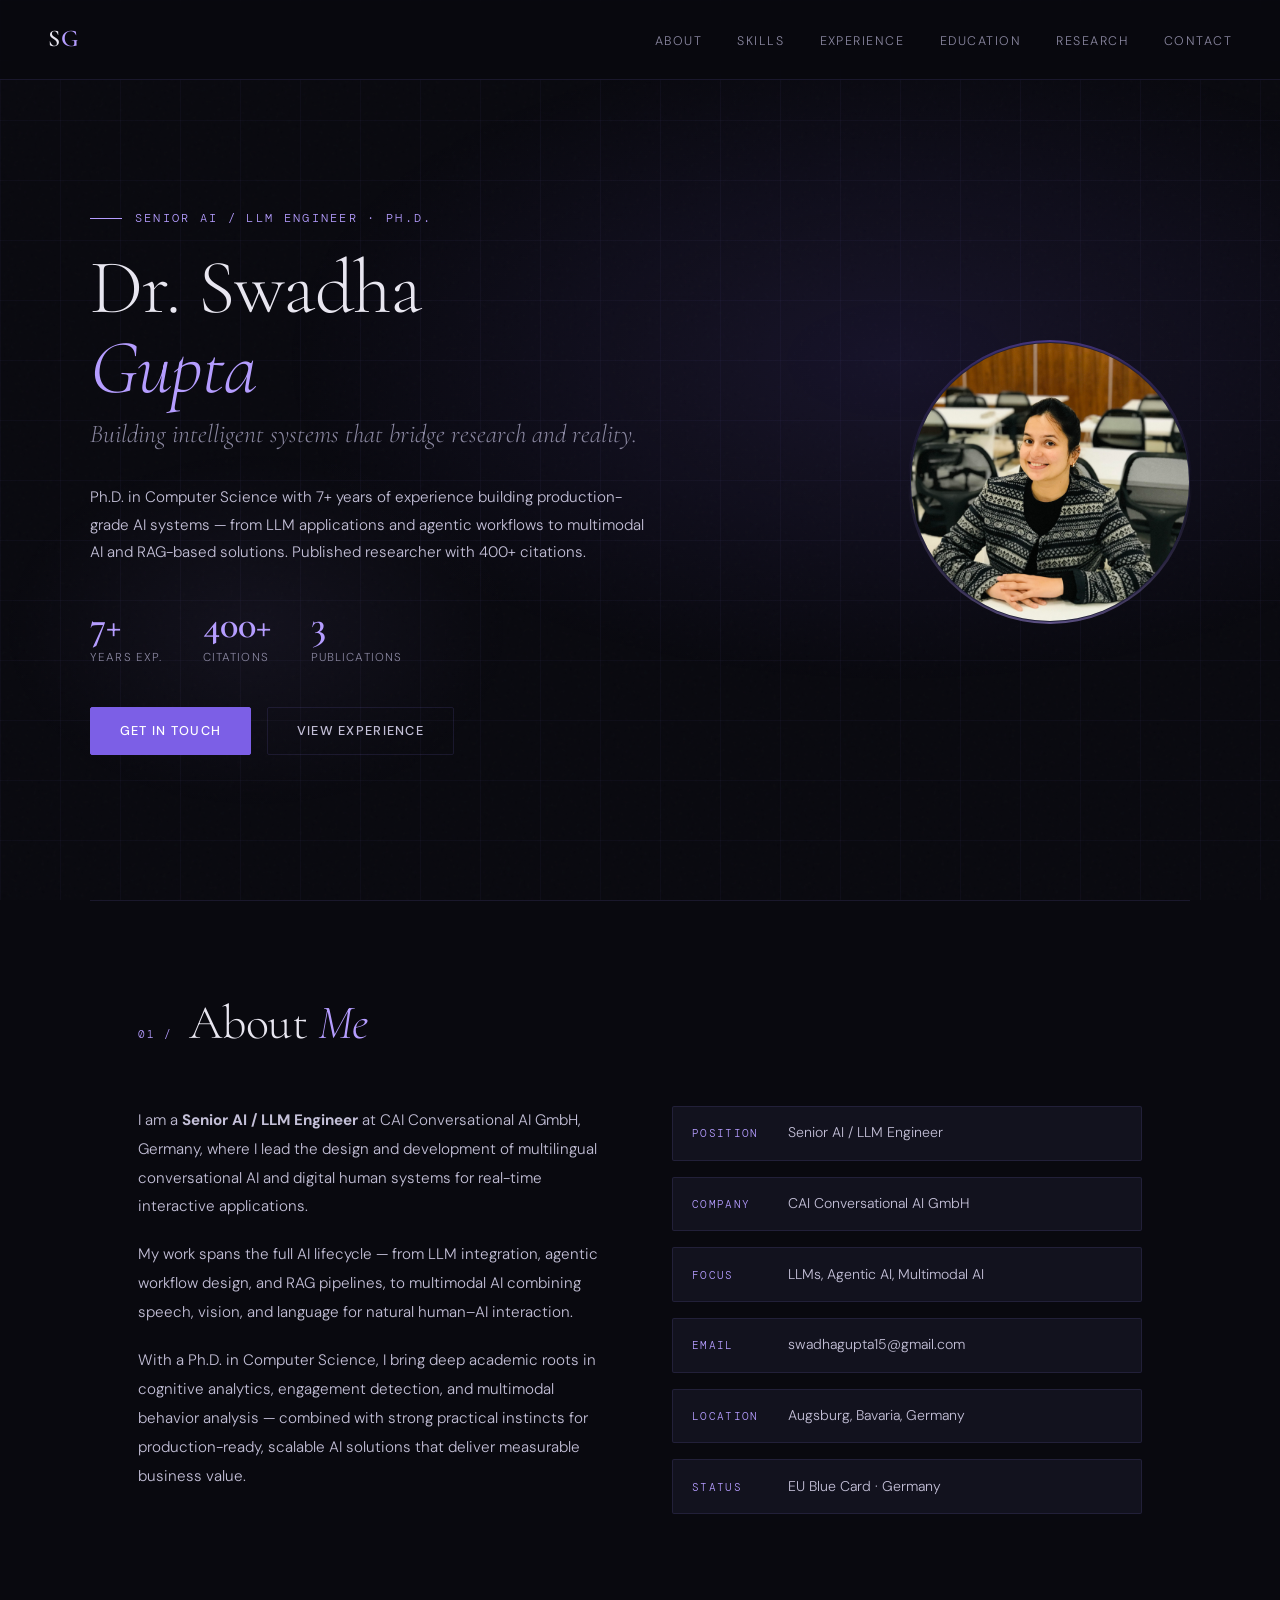
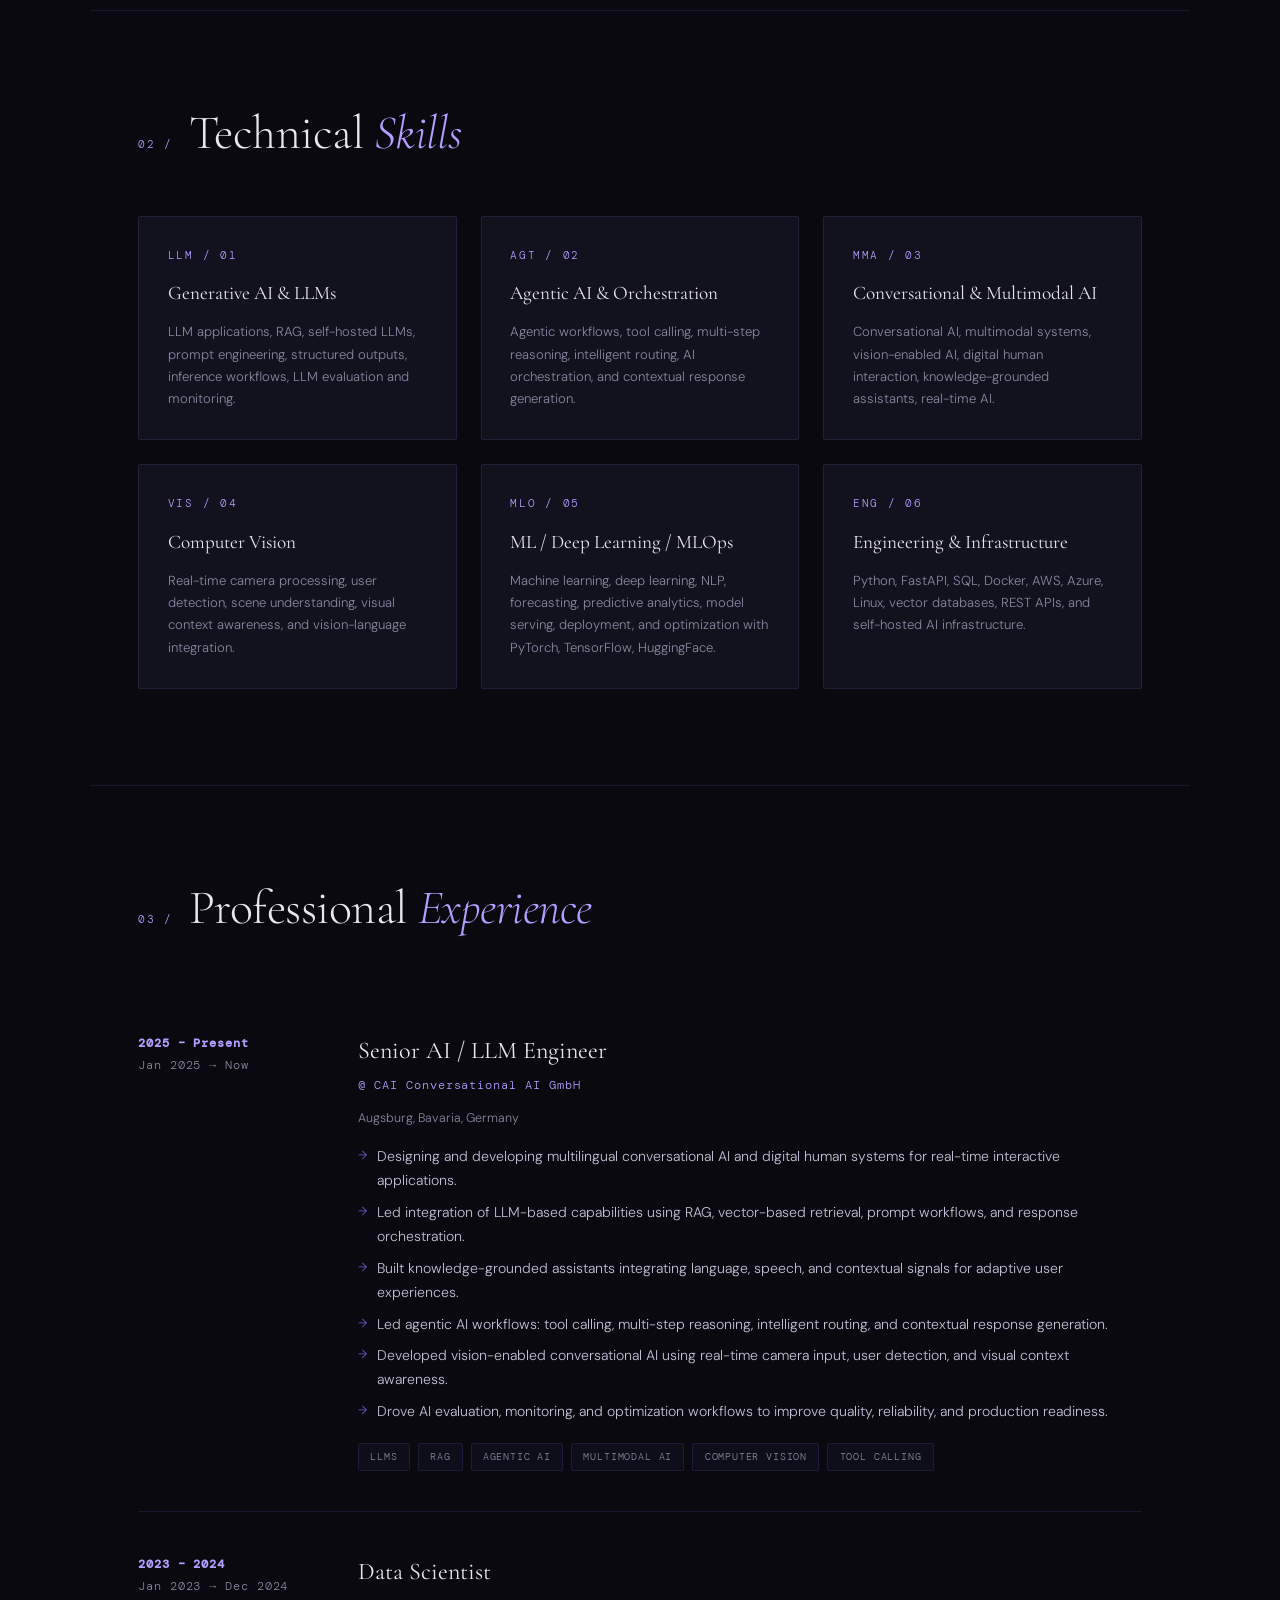
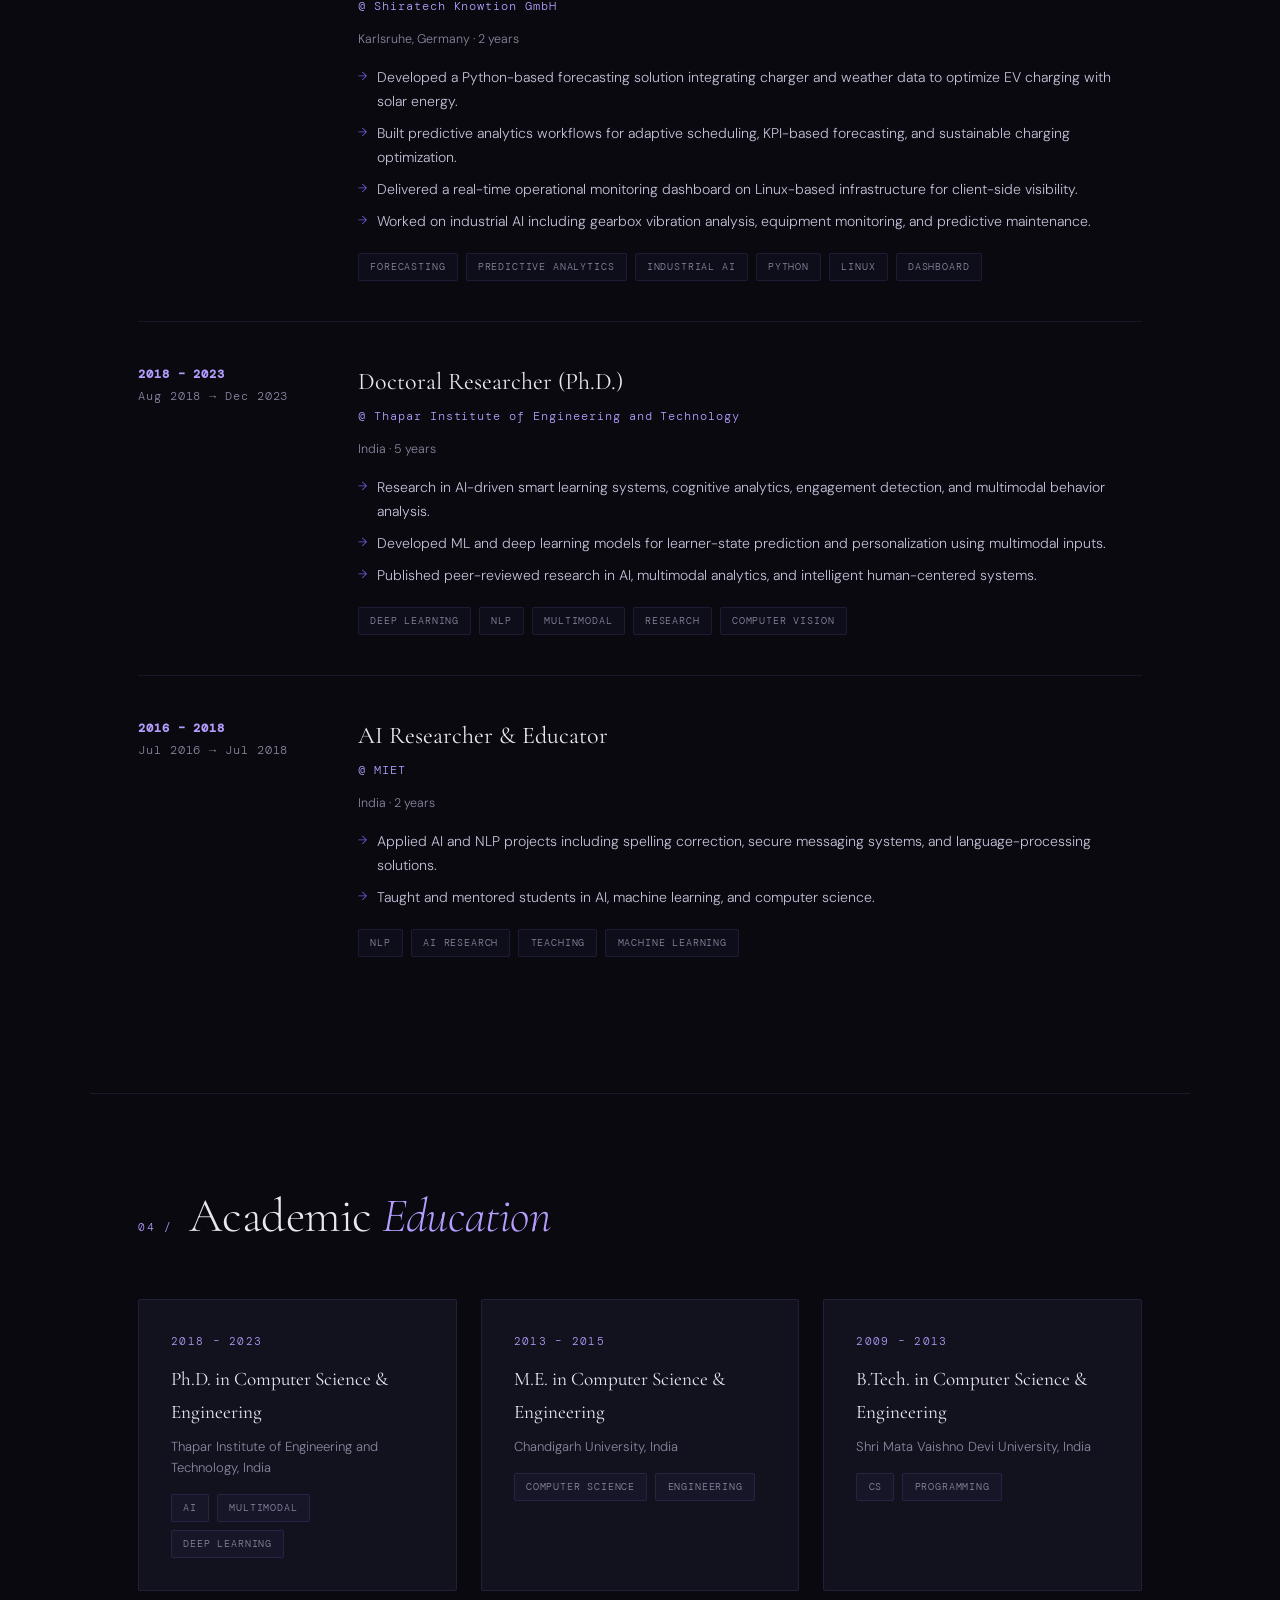
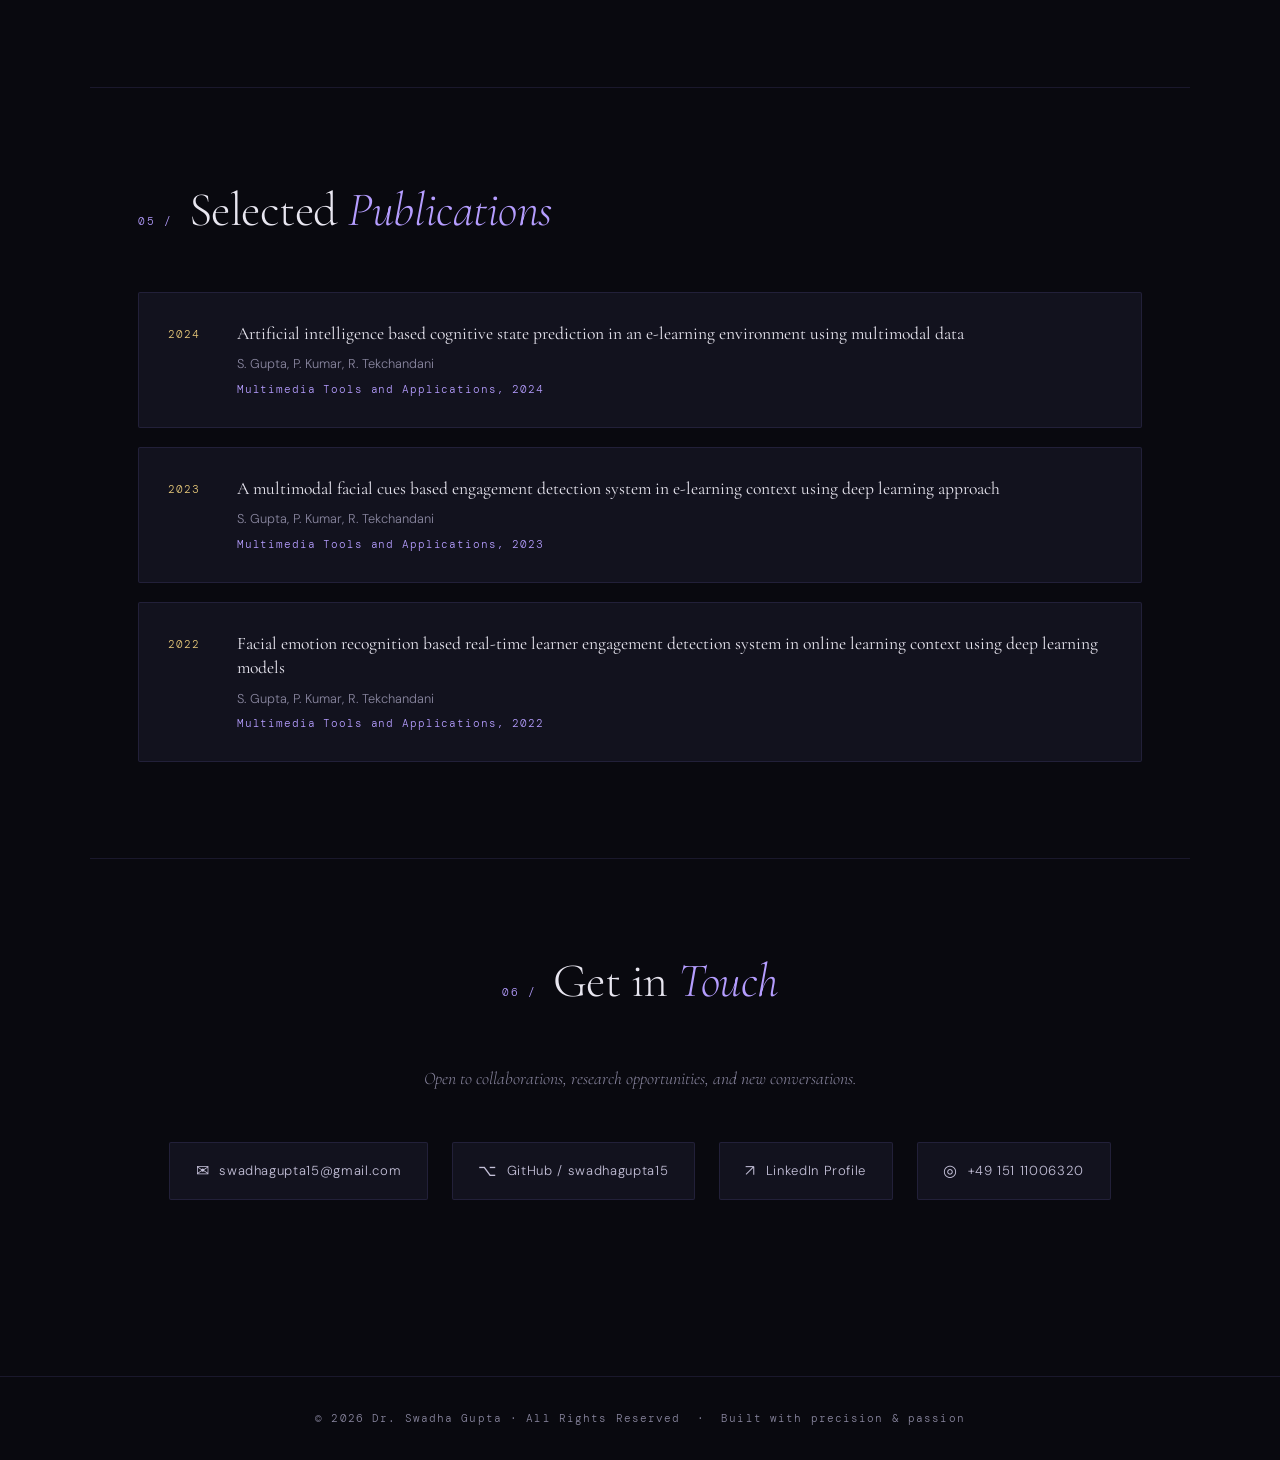
<file: index.html>
<!DOCTYPE html>
<html lang="en">
<head>
<meta charset="UTF-8">
<meta name="viewport" content="width=device-width, initial-scale=1.0">
<title>Dr. Swadha Gupta — Senior AI / LLM Engineer</title>
<link rel="preconnect" href="https://fonts.googleapis.com">
<link href="https://fonts.googleapis.com/css2?family=Cormorant+Garamond:ital,wght@0,300;0,400;0,600;1,300;1,400&family=DM+Mono:wght@300;400&family=DM+Sans:wght@300;400;500&display=swap" rel="stylesheet">
<style>
  :root {
    --bg: #09090f;
    --bg2: #0f0f1a;
    --bg3: #141424;
    --card: #12121e;
    --border: rgba(150,130,255,0.12);
    --accent: #b59dff;
    --accent2: #7c5fe6;
    --gold: #e8c97a;
    --text: #e8e6f0;
    --muted: #8a87a0;
    --soft: #c4c0d8;
    --glow: rgba(124, 95, 230, 0.18);
  }

  * { margin: 0; padding: 0; box-sizing: border-box; }

  html { scroll-behavior: smooth; }

  body {
    background: var(--bg);
    color: var(--text);
    font-family: 'DM Sans', sans-serif;
    font-weight: 300;
    overflow-x: hidden;
    line-height: 1.7;
  }

  /* Noise texture overlay */
  body::before {
    content: '';
    position: fixed;
    inset: 0;
    background-image: url("data:image/svg+xml,%3Csvg viewBox='0 0 256 256' xmlns='http://www.w3.org/2000/svg'%3E%3Cfilter id='noise'%3E%3CfeTurbulence type='fractalNoise' baseFrequency='0.9' numOctaves='4' stitchTiles='stitch'/%3E%3C/filter%3E%3Crect width='100%25' height='100%25' filter='url(%23noise)' opacity='0.04'/%3E%3C/svg%3E");
    pointer-events: none;
    z-index: 0;
    opacity: 0.5;
  }

  /* ---- NAV ---- */
  nav {
    position: fixed;
    top: 0; left: 0; right: 0;
    z-index: 100;
    padding: 1.2rem 3rem;
    display: flex;
    align-items: center;
    justify-content: space-between;
    background: rgba(9,9,15,0.85);
    backdrop-filter: blur(18px);
    border-bottom: 1px solid var(--border);
  }

  .nav-logo {
    font-family: 'Cormorant Garamond', serif;
    font-size: 1.5rem;
    font-weight: 600;
    letter-spacing: 0.05em;
    color: var(--text);
    text-decoration: none;
  }

  .nav-logo span { color: var(--accent); }

  .nav-links {
    display: flex;
    gap: 2.2rem;
    list-style: none;
  }

  .nav-links a {
    text-decoration: none;
    color: var(--muted);
    font-size: 0.78rem;
    letter-spacing: 0.12em;
    text-transform: uppercase;
    transition: color 0.2s;
  }

  .nav-links a:hover { color: var(--accent); }

  /* ---- HERO ---- */
  #hero {
    min-height: 100vh;
    display: flex;
    align-items: center;
    padding: 8rem 3rem 4rem;
    position: relative;
    overflow: hidden;
  }

  .hero-bg {
    position: absolute;
    inset: 0;
    background:
      radial-gradient(ellipse 80% 60% at 70% 40%, rgba(124,95,230,0.12) 0%, transparent 60%),
      radial-gradient(ellipse 40% 40% at 20% 70%, rgba(181,157,255,0.06) 0%, transparent 50%);
  }

  .hero-grid-lines {
    position: absolute;
    inset: 0;
    background-image:
      linear-gradient(rgba(150,130,255,0.04) 1px, transparent 1px),
      linear-gradient(90deg, rgba(150,130,255,0.04) 1px, transparent 1px);
    background-size: 60px 60px;
  }

  .hero-inner {
    position: relative;
    z-index: 1;
    max-width: 1100px;
    margin: 0 auto;
    width: 100%;
    display: grid;
    grid-template-columns: 1fr auto;
    gap: 4rem;
    align-items: center;
  }

  .hero-tag {
    font-family: 'DM Mono', monospace;
    font-size: 0.72rem;
    letter-spacing: 0.2em;
    color: var(--accent);
    text-transform: uppercase;
    margin-bottom: 1.2rem;
    display: flex;
    align-items: center;
    gap: 0.8rem;
  }

  .hero-tag::before {
    content: '';
    width: 2rem;
    height: 1px;
    background: var(--accent);
  }

  h1 {
    font-family: 'Cormorant Garamond', serif;
    font-size: clamp(3rem, 6vw, 5.5rem);
    font-weight: 300;
    line-height: 1.05;
    letter-spacing: -0.01em;
    margin-bottom: 0.2rem;
  }

  h1 em {
    font-style: italic;
    color: var(--accent);
  }

  .hero-subtitle {
    font-family: 'Cormorant Garamond', serif;
    font-size: clamp(1.2rem, 2.5vw, 1.6rem);
    font-weight: 300;
    color: var(--muted);
    font-style: italic;
    margin-bottom: 1.8rem;
  }

  .hero-desc {
    font-size: 0.95rem;
    color: var(--soft);
    max-width: 560px;
    line-height: 1.8;
    margin-bottom: 2.5rem;
  }

  .hero-stats {
    display: flex;
    gap: 2.5rem;
    margin-bottom: 2.5rem;
  }

  .stat {
    text-align: left;
  }

  .stat-num {
    font-family: 'Cormorant Garamond', serif;
    font-size: 2.4rem;
    font-weight: 600;
    color: var(--accent);
    line-height: 1;
  }

  .stat-label {
    font-size: 0.72rem;
    letter-spacing: 0.1em;
    color: var(--muted);
    text-transform: uppercase;
    margin-top: 0.2rem;
  }

  .hero-actions {
    display: flex;
    gap: 1rem;
    flex-wrap: wrap;
  }

  .btn {
    padding: 0.75rem 1.8rem;
    font-size: 0.8rem;
    letter-spacing: 0.1em;
    text-transform: uppercase;
    text-decoration: none;
    border-radius: 2px;
    transition: all 0.25s;
    display: inline-block;
    font-family: 'DM Sans', sans-serif;
    font-weight: 500;
  }

  .btn-primary {
    background: var(--accent2);
    color: #fff;
    border: 1px solid var(--accent2);
  }

  .btn-primary:hover {
    background: var(--accent);
    border-color: var(--accent);
    transform: translateY(-2px);
    box-shadow: 0 8px 30px rgba(124,95,230,0.35);
  }

  .btn-outline {
    background: transparent;
    color: var(--soft);
    border: 1px solid var(--border);
  }

  .btn-outline:hover {
    border-color: var(--accent);
    color: var(--accent);
    transform: translateY(-2px);
  }

  .hero-avatar {
    width: 280px;
    height: 280px;
    border-radius: 50%;
    border: 1px solid var(--border);
    background: var(--bg3);
    display: flex;
    align-items: center;
    justify-content: center;
    position: relative;
    flex-shrink: 0;
  }

  .hero-avatar::before {
    content: '';
    position: absolute;
    inset: -3px;
    border-radius: 50%;
    background: conic-gradient(from 0deg, var(--accent2), transparent, var(--accent), transparent, var(--accent2));
    z-index: -1;
    animation: spin 8s linear infinite;
    opacity: 0.5;
  }

  @keyframes spin { to { transform: rotate(360deg); } }

  .avatar-initials {
    font-family: 'Cormorant Garamond', serif;
    font-size: 5rem;
    font-weight: 600;
    color: var(--accent);
    letter-spacing: -0.02em;
  }

  /* ---- SECTIONS ---- */
  section {
    padding: 6rem 3rem;
    max-width: 1100px;
    margin: 0 auto;
  }

  .section-header {
    display: flex;
    align-items: baseline;
    gap: 1rem;
    margin-bottom: 3.5rem;
  }

  .section-num {
    font-family: 'DM Mono', monospace;
    font-size: 0.7rem;
    color: var(--accent);
    letter-spacing: 0.15em;
  }

  h2 {
    font-family: 'Cormorant Garamond', serif;
    font-size: clamp(2rem, 4vw, 3rem);
    font-weight: 300;
    line-height: 1.1;
    letter-spacing: -0.01em;
  }

  h2 em {
    font-style: italic;
    color: var(--accent);
  }

  /* ---- ABOUT ---- */
  #about { border-top: 1px solid var(--border); }

  .about-grid {
    display: grid;
    grid-template-columns: 1fr 1fr;
    gap: 4rem;
  }

  .about-text p {
    font-size: 0.95rem;
    color: var(--soft);
    line-height: 1.9;
    margin-bottom: 1.2rem;
  }

  .about-details {
    display: flex;
    flex-direction: column;
    gap: 1rem;
  }

  .detail-row {
    display: flex;
    align-items: baseline;
    gap: 1rem;
    padding: 0.9rem 1.2rem;
    border: 1px solid var(--border);
    border-radius: 2px;
    background: var(--card);
  }

  .detail-key {
    font-family: 'DM Mono', monospace;
    font-size: 0.68rem;
    color: var(--accent);
    letter-spacing: 0.12em;
    text-transform: uppercase;
    min-width: 80px;
  }

  .detail-val {
    font-size: 0.88rem;
    color: var(--soft);
  }

  /* ---- SKILLS ---- */
  #skills { border-top: 1px solid var(--border); }

  .skills-grid {
    display: grid;
    grid-template-columns: repeat(3, 1fr);
    gap: 1.5rem;
  }

  .skill-card {
    padding: 1.8rem;
    border: 1px solid var(--border);
    border-radius: 2px;
    background: var(--card);
    transition: all 0.3s;
    position: relative;
    overflow: hidden;
  }

  .skill-card::before {
    content: '';
    position: absolute;
    top: 0; left: 0;
    width: 3px; height: 100%;
    background: var(--accent2);
    opacity: 0;
    transition: opacity 0.3s;
  }

  .skill-card:hover {
    border-color: rgba(150,130,255,0.25);
    transform: translateY(-3px);
    box-shadow: 0 12px 40px rgba(124,95,230,0.12);
  }

  .skill-card:hover::before { opacity: 1; }

  .skill-icon {
    font-family: 'DM Mono', monospace;
    font-size: 0.7rem;
    color: var(--accent);
    letter-spacing: 0.15em;
    margin-bottom: 0.8rem;
    display: flex;
    align-items: center;
    gap: 0.5rem;
  }

  .skill-card h3 {
    font-family: 'Cormorant Garamond', serif;
    font-size: 1.2rem;
    font-weight: 400;
    margin-bottom: 0.7rem;
    color: var(--text);
  }

  .skill-card p {
    font-size: 0.82rem;
    color: var(--muted);
    line-height: 1.7;
  }

  /* ---- EXPERIENCE ---- */
  #experience { border-top: 1px solid var(--border); }

  .exp-list { display: flex; flex-direction: column; gap: 0; }

  .exp-item {
    display: grid;
    grid-template-columns: 180px 1fr;
    gap: 2.5rem;
    padding: 2.5rem 0;
    border-bottom: 1px solid var(--border);
    position: relative;
  }

  .exp-item:last-child { border-bottom: none; }

  .exp-date {
    font-family: 'DM Mono', monospace;
    font-size: 0.72rem;
    color: var(--muted);
    letter-spacing: 0.08em;
    padding-top: 0.2rem;
    line-height: 1.6;
  }

  .exp-date strong {
    display: block;
    color: var(--accent);
    font-size: 0.78rem;
    margin-bottom: 0.2rem;
  }

  .exp-body h3 {
    font-family: 'Cormorant Garamond', serif;
    font-size: 1.5rem;
    font-weight: 400;
    margin-bottom: 0.2rem;
  }

  .exp-company {
    font-family: 'DM Mono', monospace;
    font-size: 0.75rem;
    color: var(--accent);
    letter-spacing: 0.08em;
    margin-bottom: 0.8rem;
  }

  .exp-loc {
    font-size: 0.78rem;
    color: var(--muted);
    margin-bottom: 1rem;
  }

  .exp-points { list-style: none; margin-bottom: 1.2rem; }

  .exp-points li {
    font-size: 0.88rem;
    color: var(--soft);
    line-height: 1.7;
    margin-bottom: 0.5rem;
    padding-left: 1.2rem;
    position: relative;
  }

  .exp-points li::before {
    content: '→';
    position: absolute;
    left: 0;
    color: var(--accent2);
    font-size: 0.75rem;
  }

  .tags {
    display: flex;
    flex-wrap: wrap;
    gap: 0.5rem;
    margin-top: 1rem;
  }

  .tag {
    font-family: 'DM Mono', monospace;
    font-size: 0.65rem;
    letter-spacing: 0.08em;
    padding: 0.25rem 0.7rem;
    border: 1px solid var(--border);
    border-radius: 2px;
    color: var(--muted);
    text-transform: uppercase;
    background: rgba(124,95,230,0.05);
  }

  /* ---- EDUCATION ---- */
  #education { border-top: 1px solid var(--border); }

  .edu-grid {
    display: grid;
    grid-template-columns: repeat(3, 1fr);
    gap: 1.5rem;
  }

  .edu-card {
    padding: 2rem;
    border: 1px solid var(--border);
    background: var(--card);
    border-radius: 2px;
    transition: all 0.3s;
  }

  .edu-card:hover {
    border-color: rgba(150,130,255,0.25);
    transform: translateY(-3px);
  }

  .edu-year {
    font-family: 'DM Mono', monospace;
    font-size: 0.68rem;
    color: var(--accent);
    letter-spacing: 0.12em;
    margin-bottom: 0.8rem;
  }

  .edu-card h3 {
    font-family: 'Cormorant Garamond', serif;
    font-size: 1.2rem;
    font-weight: 400;
    margin-bottom: 0.5rem;
  }

  .edu-inst {
    font-size: 0.82rem;
    color: var(--muted);
    line-height: 1.6;
  }

  /* ---- PUBLICATIONS ---- */
  #publications { border-top: 1px solid var(--border); }

  .pub-list { display: flex; flex-direction: column; gap: 1.2rem; }

  .pub-item {
    padding: 1.8rem;
    border: 1px solid var(--border);
    background: var(--card);
    border-radius: 2px;
    display: grid;
    grid-template-columns: auto 1fr;
    gap: 1.5rem;
    align-items: start;
    transition: all 0.3s;
  }

  .pub-item:hover {
    border-color: rgba(150,130,255,0.25);
    transform: translateX(4px);
  }

  .pub-year {
    font-family: 'DM Mono', monospace;
    font-size: 0.7rem;
    color: var(--gold);
    letter-spacing: 0.1em;
    min-width: 45px;
    padding-top: 0.2rem;
  }

  .pub-item h3 {
    font-family: 'Cormorant Garamond', serif;
    font-size: 1.1rem;
    font-weight: 400;
    margin-bottom: 0.4rem;
    line-height: 1.4;
  }

  .pub-authors {
    font-size: 0.8rem;
    color: var(--muted);
    margin-bottom: 0.3rem;
  }

  .pub-journal {
    font-family: 'DM Mono', monospace;
    font-size: 0.68rem;
    color: var(--accent);
    letter-spacing: 0.08em;
  }

  /* ---- CONTACT ---- */
  #contact {
    border-top: 1px solid var(--border);
    text-align: center;
    padding: 6rem 3rem 8rem;
  }

  #contact .section-header { justify-content: center; }

  .contact-subtitle {
    font-family: 'Cormorant Garamond', serif;
    font-size: 1.1rem;
    font-style: italic;
    color: var(--muted);
    margin-bottom: 3rem;
  }

  .contact-links {
    display: flex;
    justify-content: center;
    gap: 1.5rem;
    flex-wrap: wrap;
    margin-bottom: 3rem;
  }

  .contact-link {
    display: flex;
    align-items: center;
    gap: 0.6rem;
    padding: 0.9rem 1.6rem;
    border: 1px solid var(--border);
    border-radius: 2px;
    text-decoration: none;
    color: var(--soft);
    font-size: 0.82rem;
    background: var(--card);
    transition: all 0.25s;
    letter-spacing: 0.05em;
  }

  .contact-link:hover {
    border-color: var(--accent);
    color: var(--accent);
    transform: translateY(-2px);
    box-shadow: 0 8px 25px rgba(124,95,230,0.15);
  }

  .contact-icon {
    font-size: 1rem;
  }

  /* ---- FOOTER ---- */
  footer {
    text-align: center;
    padding: 2rem;
    border-top: 1px solid var(--border);
    font-family: 'DM Mono', monospace;
    font-size: 0.7rem;
    color: var(--muted);
    letter-spacing: 0.1em;
  }

  footer a { color: var(--accent); text-decoration: none; }

  /* ---- ANIMATIONS ---- */
  @keyframes fadeUp {
    from { opacity: 0; transform: translateY(30px); }
    to { opacity: 1; transform: translateY(0); }
  }

  .hero-inner > * {
    animation: fadeUp 0.8s ease forwards;
    opacity: 0;
  }

  .hero-left { animation-delay: 0.1s !important; }
  .hero-right { animation-delay: 0.4s !important; }

  /* Scroll indicator */
  .scroll-line {
    position: fixed;
    top: 0; left: 0;
    height: 2px;
    background: linear-gradient(90deg, var(--accent2), var(--accent));
    z-index: 200;
    transition: width 0.1s;
    width: 0%;
  }

  /* Responsive */
  @media (max-width: 900px) {
    nav { padding: 1rem 1.5rem; }
    .nav-links { display: none; }
    section { padding: 4rem 1.5rem; }
    #hero { padding: 6rem 1.5rem 3rem; }
    .hero-inner { grid-template-columns: 1fr; gap: 2rem; }
    .hero-avatar { width: 200px; height: 200px; margin: 0 auto; }
    .hero-right { order: -1; }
    .avatar-initials { font-size: 3.5rem; }
    .about-grid { grid-template-columns: 1fr; }
    .skills-grid { grid-template-columns: 1fr 1fr; }
    .edu-grid { grid-template-columns: 1fr; }
    .exp-item { grid-template-columns: 1fr; gap: 0.5rem; }
  }

  @media (max-width: 600px) {
    .skills-grid { grid-template-columns: 1fr; }
    .hero-stats { gap: 1.5rem; }
    h1 { font-size: 2.5rem; }
  }
</style>
</head>
<body>

<div class="scroll-line" id="scrollLine"></div>

<nav>
  <a href="#hero" class="nav-logo">S<span>G</span></a>
  <ul class="nav-links">
    <li><a href="#about">About</a></li>
    <li><a href="#skills">Skills</a></li>
    <li><a href="#experience">Experience</a></li>
    <li><a href="#education">Education</a></li>
    <li><a href="#publications">Research</a></li>
    <li><a href="#contact">Contact</a></li>
  </ul>
</nav>

<!-- HERO -->
<div id="hero">
  <div class="hero-bg"></div>
  <div class="hero-grid-lines"></div>
  <div class="hero-inner">
    <div class="hero-left">
      <div class="hero-tag">Senior AI / LLM Engineer · Ph.D.</div>
      <h1>Dr. Swadha<br><em>Gupta</em></h1>
      <p class="hero-subtitle">Building intelligent systems that bridge research and reality.</p>
      <p class="hero-desc">
        Ph.D. in Computer Science with 7+ years of experience building production-grade AI systems — from LLM applications and agentic workflows to multimodal AI and RAG-based solutions. Published researcher with 400+ citations.
      </p>
      <div class="hero-stats">
        <div class="stat">
          <div class="stat-num">7+</div>
          <div class="stat-label">Years Exp.</div>
        </div>
        <div class="stat">
          <div class="stat-num">400+</div>
          <div class="stat-label">Citations</div>
        </div>
        <div class="stat">
          <div class="stat-num">3</div>
          <div class="stat-label">Publications</div>
        </div>
      </div>
      <div class="hero-actions">
        <a href="#contact" class="btn btn-primary">Get in Touch</a>
        <a href="#experience" class="btn btn-outline">View Experience</a>
      </div>
    </div>
    <div class="hero-right">
      <div class="hero-avatar">
        <img src="assets/images/profile.jpg" alt="Dr. Swadha Gupta" style="width: 100%; height: 100%; border-radius: 50%; object-fit: cover;">
      </div>
    </div>
  </div>
</div>

<!-- ABOUT -->
<section id="about">
  <div class="section-header">
    <span class="section-num">01 /</span>
    <h2>About <em>Me</em></h2>
  </div>
  <div class="about-grid">
    <div class="about-text">
      <p>
        I am a <strong>Senior AI / LLM Engineer</strong> at CAI Conversational AI GmbH, Germany, where I lead the design and development of multilingual conversational AI and digital human systems for real-time interactive applications.
      </p>
      <p>
        My work spans the full AI lifecycle — from LLM integration, agentic workflow design, and RAG pipelines, to multimodal AI combining speech, vision, and language for natural human–AI interaction.
      </p>
      <p>
        With a Ph.D. in Computer Science, I bring deep academic roots in cognitive analytics, engagement detection, and multimodal behavior analysis — combined with strong practical instincts for production-ready, scalable AI solutions that deliver measurable business value.
      </p>
    </div>
    <div class="about-details">
      <div class="detail-row">
        <span class="detail-key">Position</span>
        <span class="detail-val">Senior AI / LLM Engineer</span>
      </div>
      <div class="detail-row">
        <span class="detail-key">Company</span>
        <span class="detail-val">CAI Conversational AI GmbH</span>
      </div>
      <div class="detail-row">
        <span class="detail-key">Focus</span>
        <span class="detail-val">LLMs, Agentic AI, Multimodal AI</span>
      </div>
      <div class="detail-row">
        <span class="detail-key">Email</span>
        <span class="detail-val">swadhagupta15@gmail.com</span>
      </div>
      <div class="detail-row">
        <span class="detail-key">Location</span>
        <span class="detail-val">Augsburg, Bavaria, Germany</span>
      </div>
      <div class="detail-row">
        <span class="detail-key">Status</span>
        <span class="detail-val">EU Blue Card · Germany</span>
      </div>
    </div>
  </div>
</section>

<!-- SKILLS -->
<section id="skills">
  <div class="section-header">
    <span class="section-num">02 /</span>
    <h2>Technical <em>Skills</em></h2>
  </div>
  <div class="skills-grid">
    <div class="skill-card">
      <div class="skill-icon">LLM / 01</div>
      <h3>Generative AI & LLMs</h3>
      <p>LLM applications, RAG, self-hosted LLMs, prompt engineering, structured outputs, inference workflows, LLM evaluation and monitoring.</p>
    </div>
    <div class="skill-card">
      <div class="skill-icon">AGT / 02</div>
      <h3>Agentic AI & Orchestration</h3>
      <p>Agentic workflows, tool calling, multi-step reasoning, intelligent routing, AI orchestration, and contextual response generation.</p>
    </div>
    <div class="skill-card">
      <div class="skill-icon">MMA / 03</div>
      <h3>Conversational & Multimodal AI</h3>
      <p>Conversational AI, multimodal systems, vision-enabled AI, digital human interaction, knowledge-grounded assistants, real-time AI.</p>
    </div>
    <div class="skill-card">
      <div class="skill-icon">VIS / 04</div>
      <h3>Computer Vision</h3>
      <p>Real-time camera processing, user detection, scene understanding, visual context awareness, and vision-language integration.</p>
    </div>
    <div class="skill-card">
      <div class="skill-icon">MLO / 05</div>
      <h3>ML / Deep Learning / MLOps</h3>
      <p>Machine learning, deep learning, NLP, forecasting, predictive analytics, model serving, deployment, and optimization with PyTorch, TensorFlow, HuggingFace.</p>
    </div>
    <div class="skill-card">
      <div class="skill-icon">ENG / 06</div>
      <h3>Engineering & Infrastructure</h3>
      <p>Python, FastAPI, SQL, Docker, AWS, Azure, Linux, vector databases, REST APIs, and self-hosted AI infrastructure.</p>
    </div>
  </div>
</section>

<!-- EXPERIENCE -->
<section id="experience">
  <div class="section-header">
    <span class="section-num">03 /</span>
    <h2>Professional <em>Experience</em></h2>
  </div>
  <div class="exp-list">

    <div class="exp-item">
      <div class="exp-date">
        <strong>2025 – Present</strong>
        Jan 2025 → Now
      </div>
      <div class="exp-body">
        <h3>Senior AI / LLM Engineer</h3>
        <div class="exp-company">@ CAI Conversational AI GmbH</div>
        <div class="exp-loc">Augsburg, Bavaria, Germany</div>
        <ul class="exp-points">
          <li>Designing and developing multilingual conversational AI and digital human systems for real-time interactive applications.</li>
          <li>Led integration of LLM-based capabilities using RAG, vector-based retrieval, prompt workflows, and response orchestration.</li>
          <li>Built knowledge-grounded assistants integrating language, speech, and contextual signals for adaptive user experiences.</li>
          <li>Led agentic AI workflows: tool calling, multi-step reasoning, intelligent routing, and contextual response generation.</li>
          <li>Developed vision-enabled conversational AI using real-time camera input, user detection, and visual context awareness.</li>
          <li>Drove AI evaluation, monitoring, and optimization workflows to improve quality, reliability, and production readiness.</li>
        </ul>
        <div class="tags">
          <span class="tag">LLMs</span>
          <span class="tag">RAG</span>
          <span class="tag">Agentic AI</span>
          <span class="tag">Multimodal AI</span>
          <span class="tag">Computer Vision</span>
          <span class="tag">Tool Calling</span>
        </div>
      </div>
    </div>

    <div class="exp-item">
      <div class="exp-date">
        <strong>2023 – 2024</strong>
        Jan 2023 → Dec 2024
      </div>
      <div class="exp-body">
        <h3>Data Scientist</h3>
        <div class="exp-company">@ Shiratech Knowtion GmbH</div>
        <div class="exp-loc">Karlsruhe, Germany · 2 years</div>
        <ul class="exp-points">
          <li>Developed a Python-based forecasting solution integrating charger and weather data to optimize EV charging with solar energy.</li>
          <li>Built predictive analytics workflows for adaptive scheduling, KPI-based forecasting, and sustainable charging optimization.</li>
          <li>Delivered a real-time operational monitoring dashboard on Linux-based infrastructure for client-side visibility.</li>
          <li>Worked on industrial AI including gearbox vibration analysis, equipment monitoring, and predictive maintenance.</li>
        </ul>
        <div class="tags">
          <span class="tag">Forecasting</span>
          <span class="tag">Predictive Analytics</span>
          <span class="tag">Industrial AI</span>
          <span class="tag">Python</span>
          <span class="tag">Linux</span>
          <span class="tag">Dashboard</span>
        </div>
      </div>
    </div>

    <div class="exp-item">
      <div class="exp-date">
        <strong>2018 – 2023</strong>
        Aug 2018 → Dec 2023
      </div>
      <div class="exp-body">
        <h3>Doctoral Researcher (Ph.D.)</h3>
        <div class="exp-company">@ Thapar Institute of Engineering and Technology</div>
        <div class="exp-loc">India · 5 years</div>
        <ul class="exp-points">
          <li>Research in AI-driven smart learning systems, cognitive analytics, engagement detection, and multimodal behavior analysis.</li>
          <li>Developed ML and deep learning models for learner-state prediction and personalization using multimodal inputs.</li>
          <li>Published peer-reviewed research in AI, multimodal analytics, and intelligent human-centered systems.</li>
        </ul>
        <div class="tags">
          <span class="tag">Deep Learning</span>
          <span class="tag">NLP</span>
          <span class="tag">Multimodal</span>
          <span class="tag">Research</span>
          <span class="tag">Computer Vision</span>
        </div>
      </div>
    </div>

    <div class="exp-item">
      <div class="exp-date">
        <strong>2016 – 2018</strong>
        Jul 2016 → Jul 2018
      </div>
      <div class="exp-body">
        <h3>AI Researcher & Educator</h3>
        <div class="exp-company">@ MIET</div>
        <div class="exp-loc">India · 2 years</div>
        <ul class="exp-points">
          <li>Applied AI and NLP projects including spelling correction, secure messaging systems, and language-processing solutions.</li>
          <li>Taught and mentored students in AI, machine learning, and computer science.</li>
        </ul>
        <div class="tags">
          <span class="tag">NLP</span>
          <span class="tag">AI Research</span>
          <span class="tag">Teaching</span>
          <span class="tag">Machine Learning</span>
        </div>
      </div>
    </div>

  </div>
</section>

<!-- EDUCATION -->
<section id="education">
  <div class="section-header">
    <span class="section-num">04 /</span>
    <h2>Academic <em>Education</em></h2>
  </div>
  <div class="edu-grid">
    <div class="edu-card">
      <div class="edu-year">2018 – 2023</div>
      <h3>Ph.D. in Computer Science & Engineering</h3>
      <div class="edu-inst">Thapar Institute of Engineering and Technology, India</div>
      <div class="tags" style="margin-top:1rem;">
        <span class="tag">AI</span>
        <span class="tag">Multimodal</span>
        <span class="tag">Deep Learning</span>
      </div>
    </div>
    <div class="edu-card">
      <div class="edu-year">2013 – 2015</div>
      <h3>M.E. in Computer Science & Engineering</h3>
      <div class="edu-inst">Chandigarh University, India</div>
      <div class="tags" style="margin-top:1rem;">
        <span class="tag">Computer Science</span>
        <span class="tag">Engineering</span>
      </div>
    </div>
    <div class="edu-card">
      <div class="edu-year">2009 – 2013</div>
      <h3>B.Tech. in Computer Science & Engineering</h3>
      <div class="edu-inst">Shri Mata Vaishno Devi University, India</div>
      <div class="tags" style="margin-top:1rem;">
        <span class="tag">CS</span>
        <span class="tag">Programming</span>
      </div>
    </div>
  </div>
</section>

<!-- PUBLICATIONS -->
<section id="publications">
  <div class="section-header">
    <span class="section-num">05 /</span>
    <h2>Selected <em>Publications</em></h2>
  </div>
  <div class="pub-list">
    <div class="pub-item">
      <div class="pub-year">2024</div>
      <div>
        <h3>Artificial intelligence based cognitive state prediction in an e-learning environment using multimodal data</h3>
        <div class="pub-authors">S. Gupta, P. Kumar, R. Tekchandani</div>
        <div class="pub-journal">Multimedia Tools and Applications, 2024</div>
      </div>
    </div>
    <div class="pub-item">
      <div class="pub-year">2023</div>
      <div>
        <h3>A multimodal facial cues based engagement detection system in e-learning context using deep learning approach</h3>
        <div class="pub-authors">S. Gupta, P. Kumar, R. Tekchandani</div>
        <div class="pub-journal">Multimedia Tools and Applications, 2023</div>
      </div>
    </div>
    <div class="pub-item">
      <div class="pub-year">2022</div>
      <div>
        <h3>Facial emotion recognition based real-time learner engagement detection system in online learning context using deep learning models</h3>
        <div class="pub-authors">S. Gupta, P. Kumar, R. Tekchandani</div>
        <div class="pub-journal">Multimedia Tools and Applications, 2022</div>
      </div>
    </div>
  </div>
</section>

<!-- CONTACT -->
<section id="contact">
  <div class="section-header">
    <span class="section-num">06 /</span>
    <h2>Get in <em>Touch</em></h2>
  </div>
  <p class="contact-subtitle">Open to collaborations, research opportunities, and new conversations.</p>
  <div class="contact-links">
    <a href="mailto:swadhagupta15@gmail.com" class="contact-link">
      <span class="contact-icon">✉</span> swadhagupta15@gmail.com
    </a>
    <a href="https://github.com/swadhagupta15" target="_blank" class="contact-link">
      <span class="contact-icon">⌥</span> GitHub / swadhagupta15
    </a>
    <a href="https://www.linkedin.com/in/swadha-gupta" target="_blank" class="contact-link">
      <span class="contact-icon">↗</span> LinkedIn Profile
    </a>
    <a href="tel:+4915111006320" class="contact-link">
      <span class="contact-icon">◎</span> +49 151 11006320
    </a>
  </div>
</section>

<footer>
  © 2026 Dr. Swadha Gupta · All Rights Reserved &nbsp;·&nbsp; Built with precision &amp; passion
</footer>

<script>
  // Scroll progress bar
  window.addEventListener('scroll', () => {
    const winScroll = document.documentElement.scrollTop;
    const height = document.documentElement.scrollHeight - document.documentElement.clientHeight;
    const scrolled = (winScroll / height) * 100;
    document.getElementById('scrollLine').style.width = scrolled + '%';
  });

  // Fade-in on scroll
  const observer = new IntersectionObserver((entries) => {
    entries.forEach(entry => {
      if (entry.isIntersecting) {
        entry.target.style.animation = 'fadeUp 0.6s ease forwards';
        entry.target.style.opacity = '0';
        observer.unobserve(entry.target);
      }
    });
  }, { threshold: 0.1 });

  document.querySelectorAll('.skill-card, .exp-item, .edu-card, .pub-item, .detail-row').forEach(el => {
    el.style.opacity = '0';
    observer.observe(el);
  });
</script>
</body>
</html>
</file>
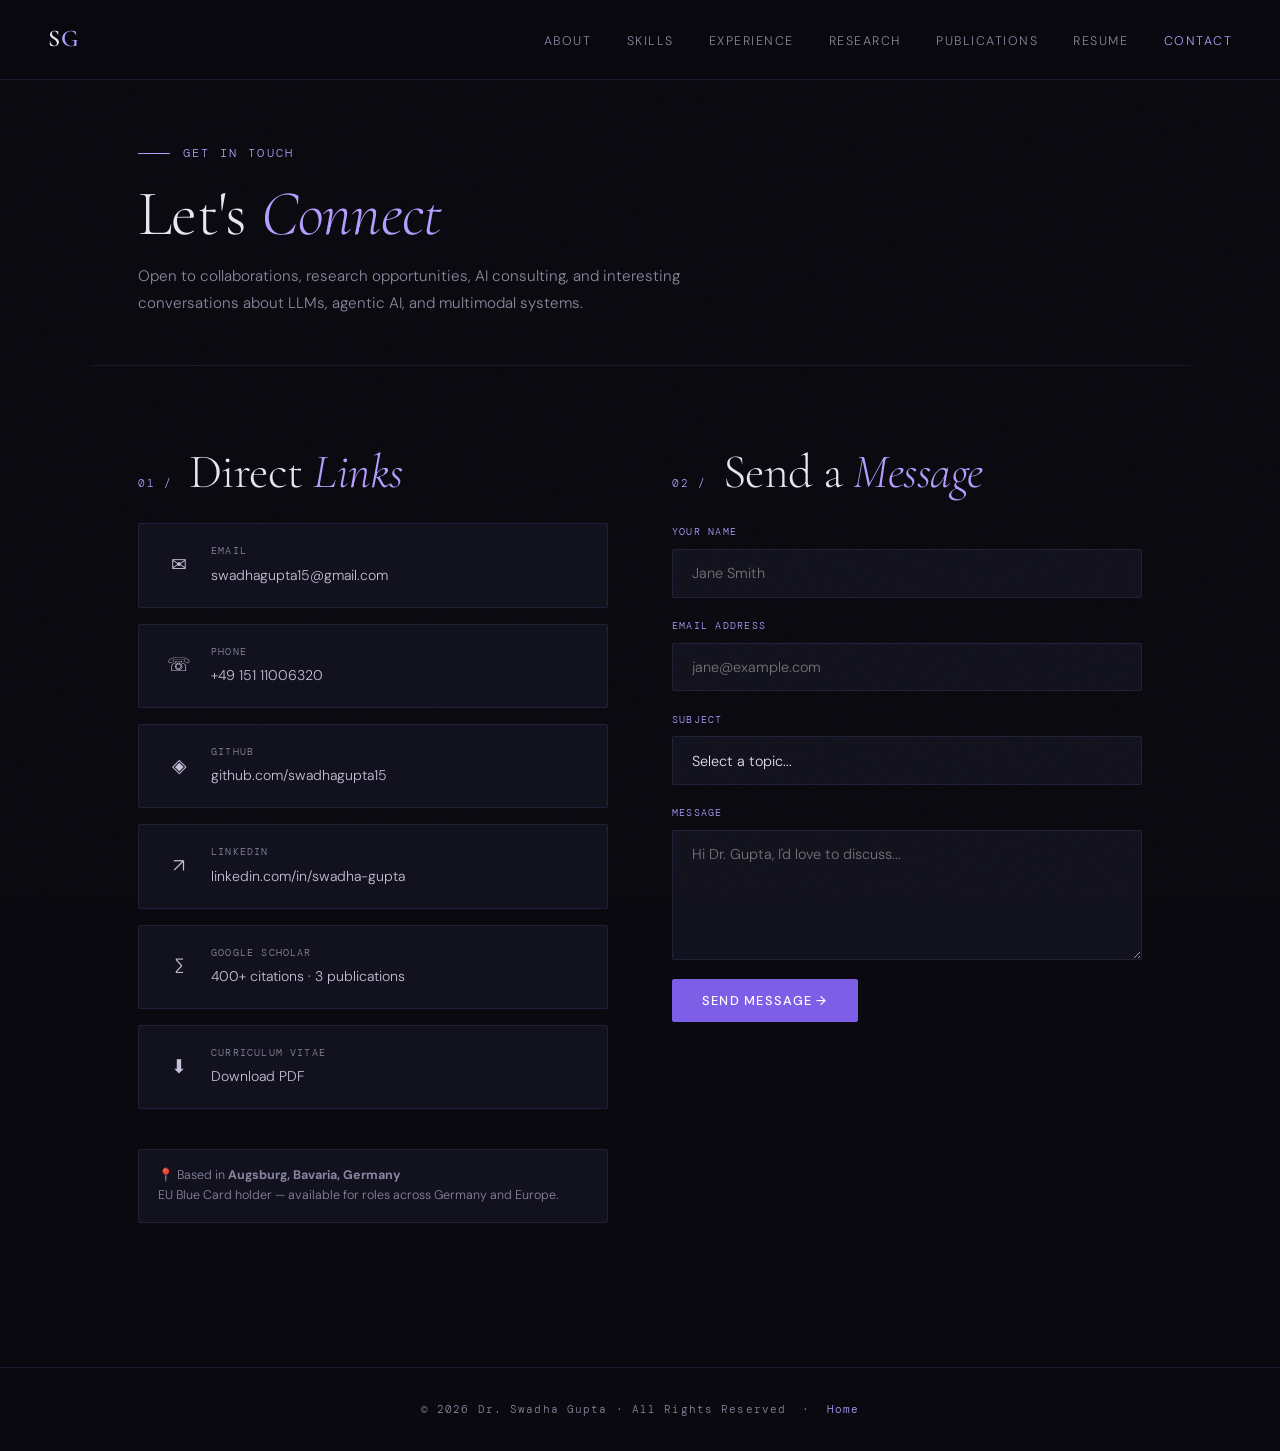
<file: contact.html>
<!DOCTYPE html>
<html lang="en">
<head>
<meta charset="UTF-8">
<meta name="viewport" content="width=device-width, initial-scale=1.0">
<title>Contact — Dr. Swadha Gupta</title>
<link rel="icon" href="favicon.svg" type="image/svg+xml">
<link rel="stylesheet" href="assets/css/style.css">
<style>
  .contact-grid {
    display: grid;
    grid-template-columns: 1fr 1fr;
    gap: 4rem;
    align-items: start;
  }

  .contact-links {
    display: flex;
    flex-direction: column;
    gap: 1rem;
    margin-bottom: 2.5rem;
  }

  .contact-link {
    display: flex;
    align-items: center;
    gap: 1rem;
    padding: 1.2rem 1.5rem;
    border: 1px solid var(--border);
    border-radius: 2px;
    text-decoration: none;
    color: var(--soft);
    background: var(--card);
    transition: all 0.25s;
  }

  .contact-link:hover {
    border-color: var(--accent);
    color: var(--accent);
    transform: translateX(5px);
    box-shadow: 0 6px 25px rgba(124,95,230,0.12);
  }

  .contact-link .cl-icon {
    font-size: 1.2rem;
    width: 2rem;
    text-align: center;
    flex-shrink: 0;
  }

  .contact-link .cl-body {
    display: flex;
    flex-direction: column;
  }

  .contact-link .cl-label {
    font-family: 'DM Mono', monospace;
    font-size: 0.62rem;
    color: var(--muted);
    letter-spacing: 0.12em;
    text-transform: uppercase;
    margin-bottom: 0.2rem;
  }

  .contact-link .cl-value {
    font-size: 0.88rem;
  }

  /* Form */
  .contact-form {
    display: flex;
    flex-direction: column;
    gap: 1.2rem;
  }

  .form-group {
    display: flex;
    flex-direction: column;
    gap: 0.5rem;
  }

  .form-group label {
    font-family: 'DM Mono', monospace;
    font-size: 0.65rem;
    letter-spacing: 0.12em;
    color: var(--accent);
    text-transform: uppercase;
  }

  .form-group input,
  .form-group textarea,
  .form-group select {
    background: var(--card);
    border: 1px solid var(--border);
    border-radius: 2px;
    padding: 0.9rem 1.2rem;
    color: var(--text);
    font-family: 'DM Sans', sans-serif;
    font-size: 0.9rem;
    font-weight: 300;
    transition: border-color 0.2s;
    outline: none;
    -webkit-appearance: none;
  }

  .form-group input:focus,
  .form-group textarea:focus,
  .form-group select:focus {
    border-color: var(--accent2);
  }

  .form-group textarea { resize: vertical; min-height: 130px; }

  .form-group select option { background: var(--bg2); }

  .form-note {
    font-size: 0.78rem;
    color: var(--muted);
    line-height: 1.6;
    padding: 1rem 1.2rem;
    border: 1px solid var(--border);
    border-radius: 2px;
    background: var(--card);
  }

  #formStatus {
    font-family: 'DM Mono', monospace;
    font-size: 0.72rem;
    letter-spacing: 0.08em;
    padding: 0.8rem 1.2rem;
    border-radius: 2px;
    display: none;
  }

  #formStatus.success {
    background: rgba(124,95,230,0.1);
    border: 1px solid rgba(124,95,230,0.3);
    color: var(--accent);
    display: block;
  }

  @media (max-width: 800px) {
    .contact-grid { grid-template-columns: 1fr; gap: 2rem; }
  }
</style>
</head>
<body>

<div class="scroll-line" id="scrollLine"></div>

<nav>
  <a href="index.html" class="nav-logo">S<span>G</span></a>
  <ul class="nav-links">
    <li><a href="index.html#about">About</a></li>
    <li><a href="index.html#skills">Skills</a></li>
    <li><a href="index.html#experience">Experience</a></li>
    <li><a href="research.html">Research</a></li>
    <li><a href="publications.html">Publications</a></li>
    <li><a href="resume.html">Resume</a></li>
    <li><a href="contact.html" class="active">Contact</a></li>
  </ul>
</nav>

<div class="page-hero">
  <div class="page-tag">Get in Touch</div>
  <h1>Let's <em>Connect</em></h1>
  <p>Open to collaborations, research opportunities, AI consulting, and interesting conversations about LLMs, agentic AI, and multimodal systems.</p>
</div>

<section>
  <div class="contact-grid">

    <!-- LEFT: Direct links -->
    <div>
      <div class="section-header" style="margin-bottom:1.5rem;">
        <span class="section-num">01 /</span>
        <h2>Direct <em>Links</em></h2>
      </div>

      <div class="contact-links">
        <a href="mailto:swadhagupta15@gmail.com" class="contact-link">
          <span class="cl-icon">✉</span>
          <div class="cl-body">
            <span class="cl-label">Email</span>
            <span class="cl-value">swadhagupta15@gmail.com</span>
          </div>
        </a>
        <a href="tel:+4915111006320" class="contact-link">
          <span class="cl-icon">☏</span>
          <div class="cl-body">
            <span class="cl-label">Phone</span>
            <span class="cl-value">+49 151 11006320</span>
          </div>
        </a>
        <a href="https://github.com/swadhagupta15" target="_blank" class="contact-link">
          <span class="cl-icon">◈</span>
          <div class="cl-body">
            <span class="cl-label">GitHub</span>
            <span class="cl-value">github.com/swadhagupta15</span>
          </div>
        </a>
        <a href="https://www.linkedin.com/in/swadha-gupta" target="_blank" class="contact-link">
          <span class="cl-icon">↗</span>
          <div class="cl-body">
            <span class="cl-label">LinkedIn</span>
            <span class="cl-value">linkedin.com/in/swadha-gupta</span>
          </div>
        </a>
        <a href="https://scholar.google.com/citations?user=swadhagupta" target="_blank" class="contact-link">
          <span class="cl-icon">∑</span>
          <div class="cl-body">
            <span class="cl-label">Google Scholar</span>
            <span class="cl-value">400+ citations · 3 publications</span>
          </div>
        </a>
        <a href="assets/files/Swadha_CV_2026.pdf" download class="contact-link">
          <span class="cl-icon">⬇</span>
          <div class="cl-body">
            <span class="cl-label">Curriculum Vitae</span>
            <span class="cl-value">Download PDF</span>
          </div>
        </a>
      </div>

      <div class="form-note">
        📍 Based in <strong>Augsburg, Bavaria, Germany</strong><br>
        EU Blue Card holder — available for roles across Germany and Europe.
      </div>
    </div>

    <!-- RIGHT: Message form -->
    <div>
      <div class="section-header" style="margin-bottom:1.5rem;">
        <span class="section-num">02 /</span>
        <h2>Send a <em>Message</em></h2>
      </div>

      <form class="contact-form" id="contactForm">
        <div class="form-group">
          <label>Your Name</label>
          <input type="text" placeholder="Jane Smith" required>
        </div>
        <div class="form-group">
          <label>Email Address</label>
          <input type="email" placeholder="jane@example.com" required>
        </div>
        <div class="form-group">
          <label>Subject</label>
          <select>
            <option value="">Select a topic...</option>
            <option>Collaboration / Research</option>
            <option>Job Opportunity</option>
            <option>AI Consulting</option>
            <option>Speaking / Talks</option>
            <option>General Inquiry</option>
          </select>
        </div>
        <div class="form-group">
          <label>Message</label>
          <textarea placeholder="Hi Dr. Gupta, I'd love to discuss..."></textarea>
        </div>
        <button type="submit" class="btn btn-primary" style="width:fit-content;">Send Message →</button>
        <div id="formStatus"></div>
      </form>
    </div>

  </div>
</section>

<footer>
  © 2026 Dr. Swadha Gupta · All Rights Reserved &nbsp;·&nbsp;
  <a href="index.html">Home</a>
</footer>

<script src="assets/js/main.js"></script>
<script>
  document.getElementById('contactForm').addEventListener('submit', function(e) {
    e.preventDefault();
    const status = document.getElementById('formStatus');
    status.className = 'success';
    status.textContent = '✓ Message noted — please email directly at swadhagupta15@gmail.com';
  });
</script>
</body>
</html>
</file>
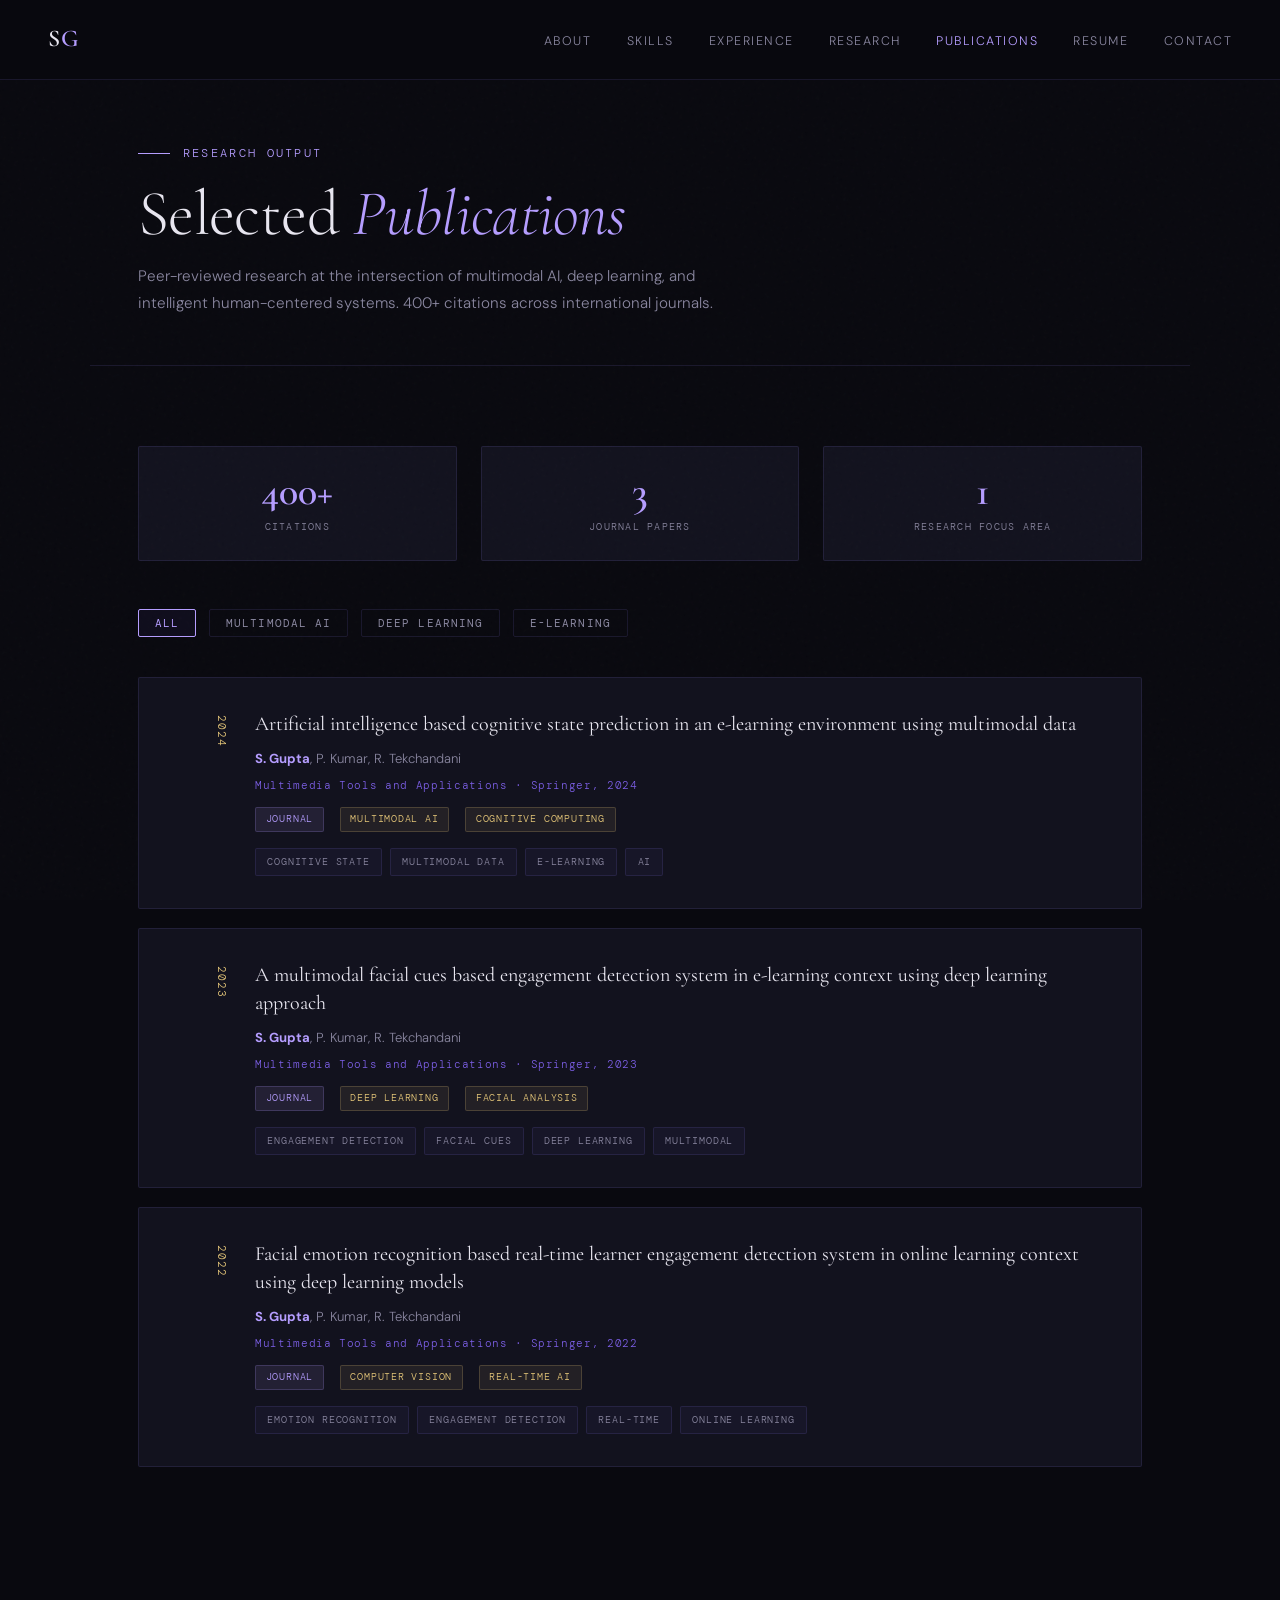
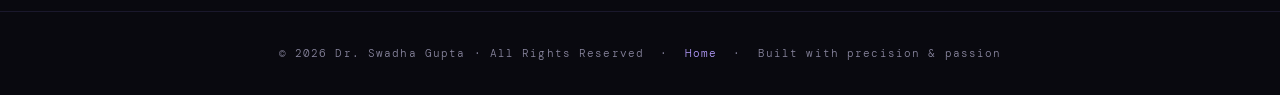
<file: publications.html>
<!DOCTYPE html>
<html lang="en">
<head>
<meta charset="UTF-8">
<meta name="viewport" content="width=device-width, initial-scale=1.0">
<title>Publications — Dr. Swadha Gupta</title>
<link rel="icon" href="favicon.svg" type="image/svg+xml">
<link rel="stylesheet" href="assets/css/style.css">
<style>
  .pub-filters {
    display: flex;
    gap: 0.8rem;
    margin-bottom: 2.5rem;
    flex-wrap: wrap;
  }
  .filter-btn {
    font-family: 'DM Mono', monospace;
    font-size: 0.68rem;
    letter-spacing: 0.1em;
    padding: 0.4rem 1rem;
    border: 1px solid var(--border);
    border-radius: 2px;
    background: transparent;
    color: var(--muted);
    cursor: pointer;
    text-transform: uppercase;
    transition: all 0.2s;
  }
  .filter-btn:hover,
  .filter-btn.active {
    border-color: var(--accent);
    color: var(--accent);
    background: rgba(124,95,230,0.06);
  }

  .pub-list { display: flex; flex-direction: column; gap: 1.2rem; }

  .pub-item {
    padding: 2rem;
    border: 1px solid var(--border);
    background: var(--card);
    border-radius: 2px;
    display: grid;
    grid-template-columns: 60px 1fr;
    gap: 1.5rem;
    align-items: start;
    transition: all 0.3s;
  }

  .pub-item:hover {
    border-color: rgba(150,130,255,0.25);
    transform: translateX(5px);
    box-shadow: 0 6px 30px rgba(124,95,230,0.1);
  }

  .pub-year {
    font-family: 'DM Mono', monospace;
    font-size: 0.7rem;
    color: var(--gold);
    letter-spacing: 0.1em;
    padding-top: 0.3rem;
    writing-mode: vertical-rl;
    text-orientation: mixed;
  }

  .pub-content h3 {
    font-family: 'Cormorant Garamond', serif;
    font-size: 1.25rem;
    font-weight: 400;
    line-height: 1.4;
    margin-bottom: 0.6rem;
    color: var(--text);
  }

  .pub-authors {
    font-size: 0.82rem;
    color: var(--muted);
    margin-bottom: 0.35rem;
  }

  .pub-authors strong { color: var(--accent); }

  .pub-journal {
    font-family: 'DM Mono', monospace;
    font-size: 0.68rem;
    color: var(--accent2);
    letter-spacing: 0.06em;
    margin-bottom: 0.8rem;
  }

  .pub-meta {
    display: flex;
    gap: 1rem;
    align-items: center;
    flex-wrap: wrap;
    margin-top: 0.8rem;
  }

  .pub-badge {
    font-family: 'DM Mono', monospace;
    font-size: 0.62rem;
    letter-spacing: 0.08em;
    padding: 0.2rem 0.6rem;
    border-radius: 2px;
    text-transform: uppercase;
  }

  .badge-journal {
    background: rgba(181,157,255,0.1);
    border: 1px solid rgba(181,157,255,0.2);
    color: var(--accent);
  }

  .badge-ml {
    background: rgba(232,201,122,0.08);
    border: 1px solid rgba(232,201,122,0.2);
    color: var(--gold);
  }

  .pub-stats {
    display: grid;
    grid-template-columns: repeat(3, 1fr);
    gap: 1.5rem;
    margin-bottom: 3rem;
  }

  .stat-box {
    padding: 1.5rem;
    border: 1px solid var(--border);
    background: var(--card);
    border-radius: 2px;
    text-align: center;
  }

  .stat-box .num {
    font-family: 'Cormorant Garamond', serif;
    font-size: 2.5rem;
    font-weight: 600;
    color: var(--accent);
    line-height: 1;
    display: block;
  }

  .stat-box .lbl {
    font-family: 'DM Mono', monospace;
    font-size: 0.65rem;
    letter-spacing: 0.12em;
    color: var(--muted);
    text-transform: uppercase;
    margin-top: 0.4rem;
    display: block;
  }
</style>
</head>
<body>

<div class="scroll-line" id="scrollLine"></div>

<nav>
  <a href="index.html" class="nav-logo">S<span>G</span></a>
  <ul class="nav-links">
    <li><a href="index.html#about">About</a></li>
    <li><a href="index.html#skills">Skills</a></li>
    <li><a href="index.html#experience">Experience</a></li>
    <li><a href="research.html">Research</a></li>
    <li><a href="publications.html" class="active">Publications</a></li>
    <li><a href="resume.html">Resume</a></li>
    <li><a href="contact.html">Contact</a></li>
  </ul>
</nav>

<div class="page-hero">
  <div class="page-tag">Research Output</div>
  <h1>Selected <em>Publications</em></h1>
  <p>Peer-reviewed research at the intersection of multimodal AI, deep learning, and intelligent human-centered systems. 400+ citations across international journals.</p>
</div>

<section>

  <div class="pub-stats">
    <div class="stat-box">
      <span class="num">400+</span>
      <span class="lbl">Citations</span>
    </div>
    <div class="stat-box">
      <span class="num">3</span>
      <span class="lbl">Journal Papers</span>
    </div>
    <div class="stat-box">
      <span class="num">1</span>
      <span class="lbl">Research Focus Area</span>
    </div>
  </div>

  <div class="pub-filters">
    <button class="filter-btn active">All</button>
    <button class="filter-btn">Multimodal AI</button>
    <button class="filter-btn">Deep Learning</button>
    <button class="filter-btn">E-Learning</button>
  </div>

  <div class="pub-list">

    <div class="pub-item">
      <div class="pub-year">2024</div>
      <div class="pub-content">
        <h3>Artificial intelligence based cognitive state prediction in an e-learning environment using multimodal data</h3>
        <div class="pub-authors"><strong>S. Gupta</strong>, P. Kumar, R. Tekchandani</div>
        <div class="pub-journal">Multimedia Tools and Applications · Springer, 2024</div>
        <div class="pub-meta">
          <span class="pub-badge badge-journal">Journal</span>
          <span class="pub-badge badge-ml">Multimodal AI</span>
          <span class="pub-badge badge-ml">Cognitive Computing</span>
        </div>
        <div class="tags">
          <span class="tag">Cognitive State</span>
          <span class="tag">Multimodal Data</span>
          <span class="tag">E-Learning</span>
          <span class="tag">AI</span>
        </div>
      </div>
    </div>

    <div class="pub-item">
      <div class="pub-year">2023</div>
      <div class="pub-content">
        <h3>A multimodal facial cues based engagement detection system in e-learning context using deep learning approach</h3>
        <div class="pub-authors"><strong>S. Gupta</strong>, P. Kumar, R. Tekchandani</div>
        <div class="pub-journal">Multimedia Tools and Applications · Springer, 2023</div>
        <div class="pub-meta">
          <span class="pub-badge badge-journal">Journal</span>
          <span class="pub-badge badge-ml">Deep Learning</span>
          <span class="pub-badge badge-ml">Facial Analysis</span>
        </div>
        <div class="tags">
          <span class="tag">Engagement Detection</span>
          <span class="tag">Facial Cues</span>
          <span class="tag">Deep Learning</span>
          <span class="tag">Multimodal</span>
        </div>
      </div>
    </div>

    <div class="pub-item">
      <div class="pub-year">2022</div>
      <div class="pub-content">
        <h3>Facial emotion recognition based real-time learner engagement detection system in online learning context using deep learning models</h3>
        <div class="pub-authors"><strong>S. Gupta</strong>, P. Kumar, R. Tekchandani</div>
        <div class="pub-journal">Multimedia Tools and Applications · Springer, 2022</div>
        <div class="pub-meta">
          <span class="pub-badge badge-journal">Journal</span>
          <span class="pub-badge badge-ml">Computer Vision</span>
          <span class="pub-badge badge-ml">Real-Time AI</span>
        </div>
        <div class="tags">
          <span class="tag">Emotion Recognition</span>
          <span class="tag">Engagement Detection</span>
          <span class="tag">Real-Time</span>
          <span class="tag">Online Learning</span>
        </div>
      </div>
    </div>

  </div>
</section>

<footer>
  © 2026 Dr. Swadha Gupta · All Rights Reserved &nbsp;·&nbsp;
  <a href="index.html">Home</a> &nbsp;·&nbsp;
  Built with precision &amp; passion
</footer>

<script src="assets/js/main.js"></script>
</body>
</html>
</file>
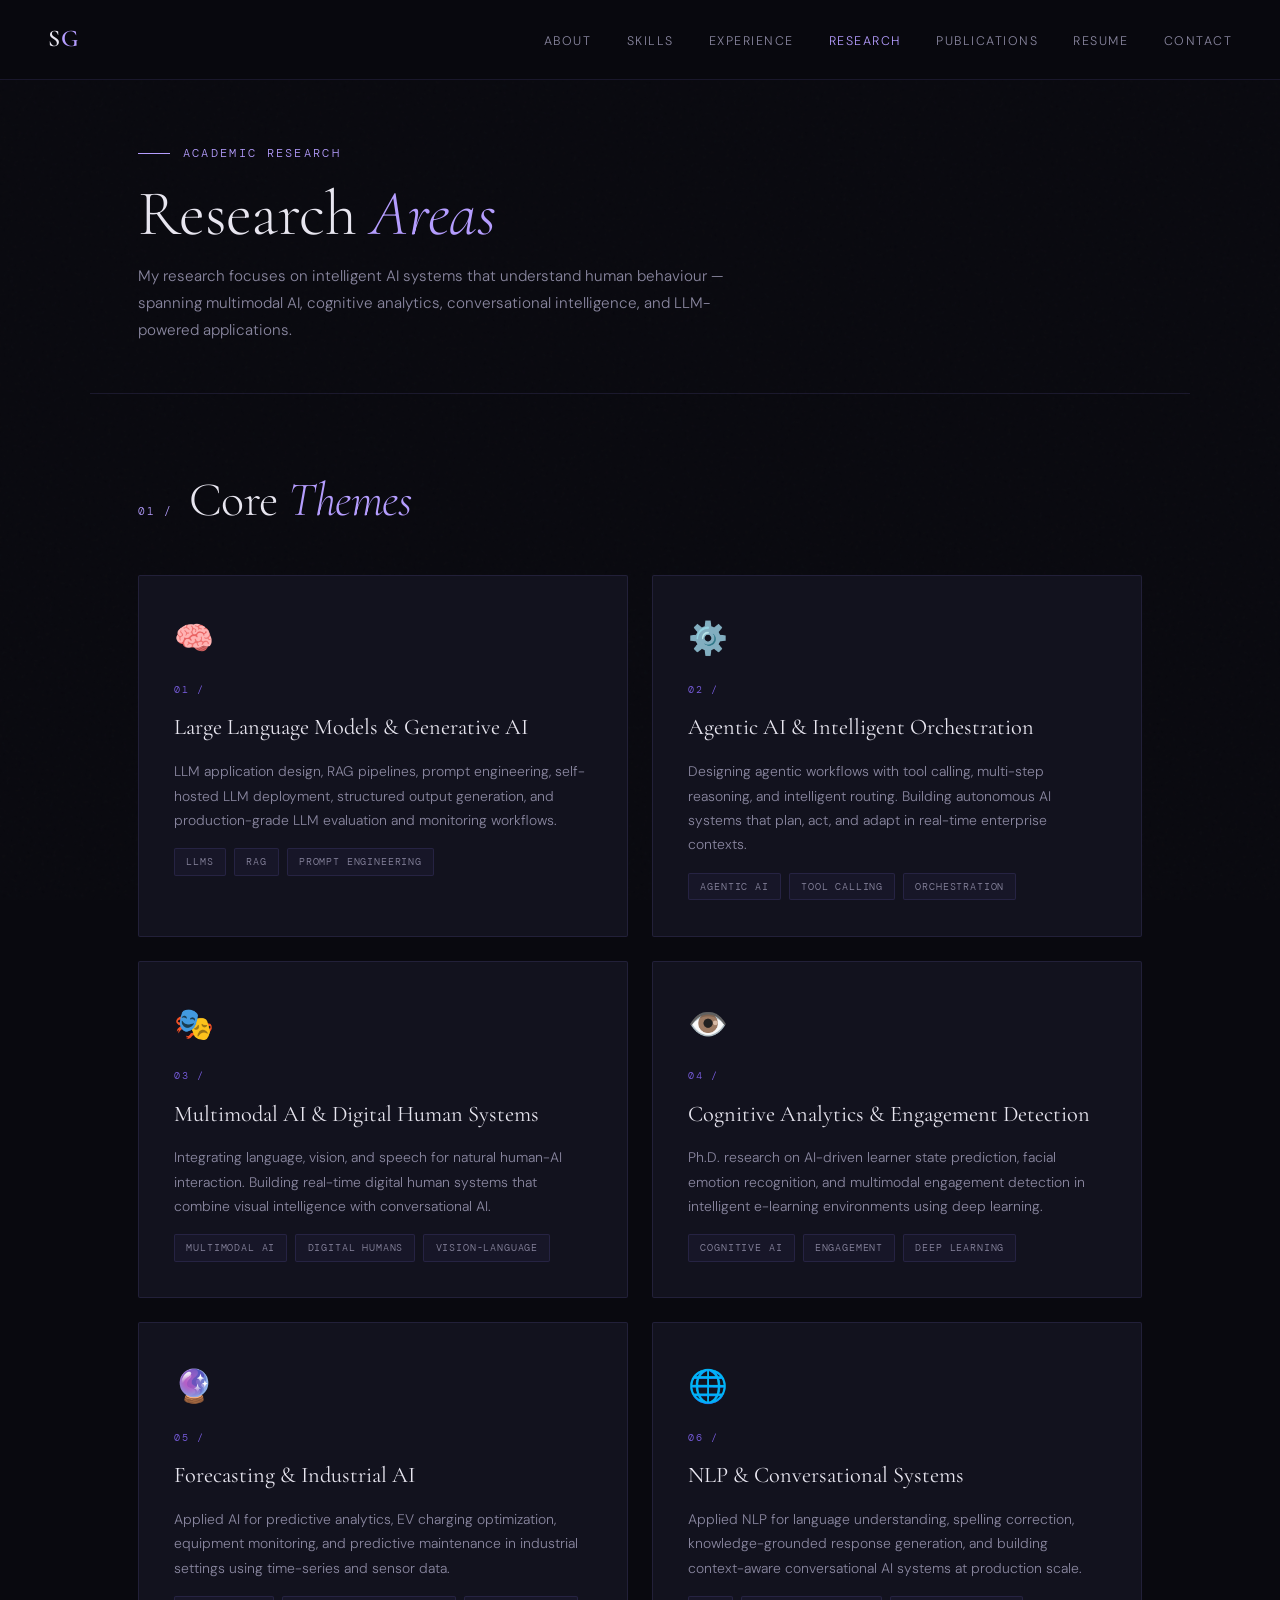
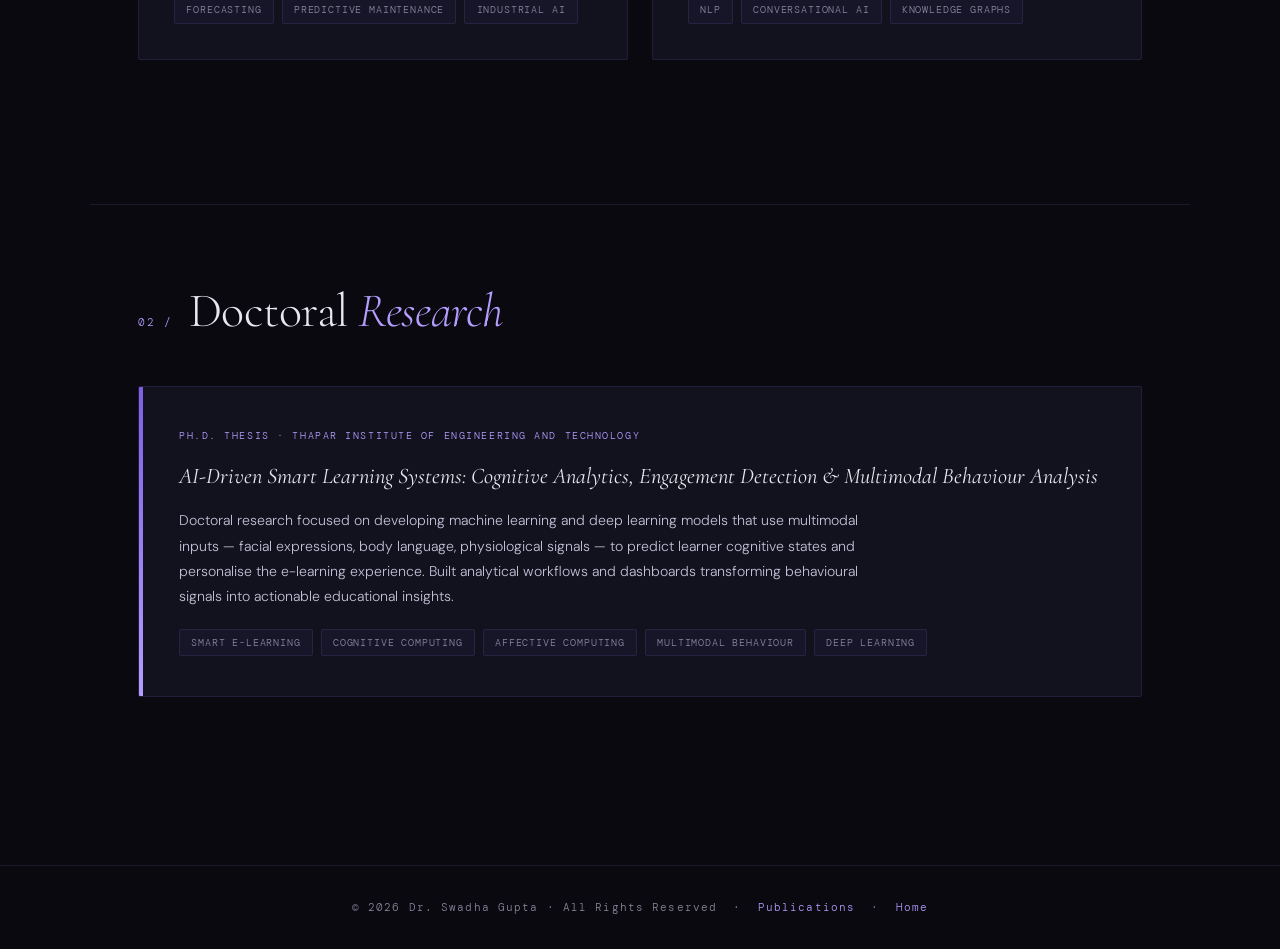
<file: research.html>
<!DOCTYPE html>
<html lang="en">
<head>
<meta charset="UTF-8">
<meta name="viewport" content="width=device-width, initial-scale=1.0">
<title>Research — Dr. Swadha Gupta</title>
<link rel="icon" href="favicon.svg" type="image/svg+xml">
<link rel="stylesheet" href="assets/css/style.css">
<style>
  .research-grid {
    display: grid;
    grid-template-columns: repeat(2, 1fr);
    gap: 1.5rem;
    margin-bottom: 4rem;
  }

  .research-card {
    padding: 2.2rem;
    border: 1px solid var(--border);
    background: var(--card);
    border-radius: 2px;
    transition: all 0.3s;
    position: relative;
    overflow: hidden;
  }

  .research-card::after {
    content: '';
    position: absolute;
    bottom: 0; left: 0;
    width: 100%; height: 2px;
    background: linear-gradient(90deg, var(--accent2), var(--accent));
    transform: scaleX(0);
    transform-origin: left;
    transition: transform 0.3s;
  }

  .research-card:hover {
    border-color: rgba(150,130,255,0.2);
    transform: translateY(-4px);
    box-shadow: 0 15px 45px rgba(124,95,230,0.12);
  }

  .research-card:hover::after { transform: scaleX(1); }

  .research-icon {
    font-size: 2rem;
    margin-bottom: 1rem;
    display: block;
  }

  .research-num {
    font-family: 'DM Mono', monospace;
    font-size: 0.65rem;
    color: var(--accent2);
    letter-spacing: 0.15em;
    margin-bottom: 0.6rem;
  }

  .research-card h3 {
    font-family: 'Cormorant Garamond', serif;
    font-size: 1.4rem;
    font-weight: 400;
    margin-bottom: 0.8rem;
    color: var(--text);
  }

  .research-card p {
    font-size: 0.87rem;
    color: var(--muted);
    line-height: 1.75;
  }

  /* Ph.D. thesis section */
  .thesis-box {
    padding: 2.5rem;
    border: 1px solid var(--border);
    background: var(--card);
    border-radius: 2px;
    position: relative;
    overflow: hidden;
    margin-bottom: 1.5rem;
  }

  .thesis-box::before {
    content: '';
    position: absolute;
    left: 0; top: 0;
    width: 4px; height: 100%;
    background: linear-gradient(180deg, var(--accent2), var(--accent));
  }

  .thesis-label {
    font-family: 'DM Mono', monospace;
    font-size: 0.65rem;
    color: var(--accent);
    letter-spacing: 0.15em;
    text-transform: uppercase;
    margin-bottom: 0.8rem;
  }

  .thesis-box h3 {
    font-family: 'Cormorant Garamond', serif;
    font-size: 1.4rem;
    font-weight: 400;
    font-style: italic;
    margin-bottom: 0.8rem;
  }

  .thesis-box p {
    font-size: 0.88rem;
    color: var(--soft);
    line-height: 1.8;
    max-width: 720px;
  }

  .collab-list {
    display: flex;
    flex-direction: column;
    gap: 0.8rem;
  }

  .collab-item {
    display: flex;
    align-items: center;
    gap: 1.2rem;
    padding: 1.2rem 1.5rem;
    border: 1px solid var(--border);
    background: var(--card);
    border-radius: 2px;
  }

  .collab-dot {
    width: 8px; height: 8px;
    border-radius: 50%;
    background: var(--accent2);
    flex-shrink: 0;
  }

  .collab-item span {
    font-size: 0.88rem;
    color: var(--soft);
  }

  @media (max-width: 700px) {
    .research-grid { grid-template-columns: 1fr; }
  }
</style>
</head>
<body>

<div class="scroll-line" id="scrollLine"></div>

<nav>
  <a href="index.html" class="nav-logo">S<span>G</span></a>
  <ul class="nav-links">
    <li><a href="index.html#about">About</a></li>
    <li><a href="index.html#skills">Skills</a></li>
    <li><a href="index.html#experience">Experience</a></li>
    <li><a href="research.html" class="active">Research</a></li>
    <li><a href="publications.html">Publications</a></li>
    <li><a href="resume.html">Resume</a></li>
    <li><a href="contact.html">Contact</a></li>
  </ul>
</nav>

<div class="page-hero">
  <div class="page-tag">Academic Research</div>
  <h1>Research <em>Areas</em></h1>
  <p>My research focuses on intelligent AI systems that understand human behaviour — spanning multimodal AI, cognitive analytics, conversational intelligence, and LLM-powered applications.</p>
</div>

<section>
  <div class="section-header">
    <span class="section-num">01 /</span>
    <h2>Core <em>Themes</em></h2>
  </div>

  <div class="research-grid">
    <div class="research-card">
      <span class="research-icon">🧠</span>
      <div class="research-num">01 /</div>
      <h3>Large Language Models & Generative AI</h3>
      <p>LLM application design, RAG pipelines, prompt engineering, self-hosted LLM deployment, structured output generation, and production-grade LLM evaluation and monitoring workflows.</p>
      <div class="tags">
        <span class="tag">LLMs</span>
        <span class="tag">RAG</span>
        <span class="tag">Prompt Engineering</span>
      </div>
    </div>

    <div class="research-card">
      <span class="research-icon">⚙️</span>
      <div class="research-num">02 /</div>
      <h3>Agentic AI & Intelligent Orchestration</h3>
      <p>Designing agentic workflows with tool calling, multi-step reasoning, and intelligent routing. Building autonomous AI systems that plan, act, and adapt in real-time enterprise contexts.</p>
      <div class="tags">
        <span class="tag">Agentic AI</span>
        <span class="tag">Tool Calling</span>
        <span class="tag">Orchestration</span>
      </div>
    </div>

    <div class="research-card">
      <span class="research-icon">🎭</span>
      <div class="research-num">03 /</div>
      <h3>Multimodal AI & Digital Human Systems</h3>
      <p>Integrating language, vision, and speech for natural human-AI interaction. Building real-time digital human systems that combine visual intelligence with conversational AI.</p>
      <div class="tags">
        <span class="tag">Multimodal AI</span>
        <span class="tag">Digital Humans</span>
        <span class="tag">Vision-Language</span>
      </div>
    </div>

    <div class="research-card">
      <span class="research-icon">👁️</span>
      <div class="research-num">04 /</div>
      <h3>Cognitive Analytics & Engagement Detection</h3>
      <p>Ph.D. research on AI-driven learner state prediction, facial emotion recognition, and multimodal engagement detection in intelligent e-learning environments using deep learning.</p>
      <div class="tags">
        <span class="tag">Cognitive AI</span>
        <span class="tag">Engagement</span>
        <span class="tag">Deep Learning</span>
      </div>
    </div>

    <div class="research-card">
      <span class="research-icon">🔮</span>
      <div class="research-num">05 /</div>
      <h3>Forecasting & Industrial AI</h3>
      <p>Applied AI for predictive analytics, EV charging optimization, equipment monitoring, and predictive maintenance in industrial settings using time-series and sensor data.</p>
      <div class="tags">
        <span class="tag">Forecasting</span>
        <span class="tag">Predictive Maintenance</span>
        <span class="tag">Industrial AI</span>
      </div>
    </div>

    <div class="research-card">
      <span class="research-icon">🌐</span>
      <div class="research-num">06 /</div>
      <h3>NLP & Conversational Systems</h3>
      <p>Applied NLP for language understanding, spelling correction, knowledge-grounded response generation, and building context-aware conversational AI systems at production scale.</p>
      <div class="tags">
        <span class="tag">NLP</span>
        <span class="tag">Conversational AI</span>
        <span class="tag">Knowledge Graphs</span>
      </div>
    </div>
  </div>
</section>

<section>
  <div class="section-header">
    <span class="section-num">02 /</span>
    <h2>Doctoral <em>Research</em></h2>
  </div>

  <div class="thesis-box">
    <div class="thesis-label">Ph.D. Thesis · Thapar Institute of Engineering and Technology</div>
    <h3>AI-Driven Smart Learning Systems: Cognitive Analytics, Engagement Detection & Multimodal Behaviour Analysis</h3>
    <p>Doctoral research focused on developing machine learning and deep learning models that use multimodal inputs — facial expressions, body language, physiological signals — to predict learner cognitive states and personalise the e-learning experience. Built analytical workflows and dashboards transforming behavioural signals into actionable educational insights.</p>
    <div class="tags" style="margin-top:1.2rem;">
      <span class="tag">Smart E-Learning</span>
      <span class="tag">Cognitive Computing</span>
      <span class="tag">Affective Computing</span>
      <span class="tag">Multimodal Behaviour</span>
      <span class="tag">Deep Learning</span>
    </div>
  </div>
</section>

<footer>
  © 2026 Dr. Swadha Gupta · All Rights Reserved &nbsp;·&nbsp;
  <a href="publications.html">Publications</a> &nbsp;·&nbsp;
  <a href="index.html">Home</a>
</footer>

<script src="assets/js/main.js"></script>
</body>
</html>
</file>
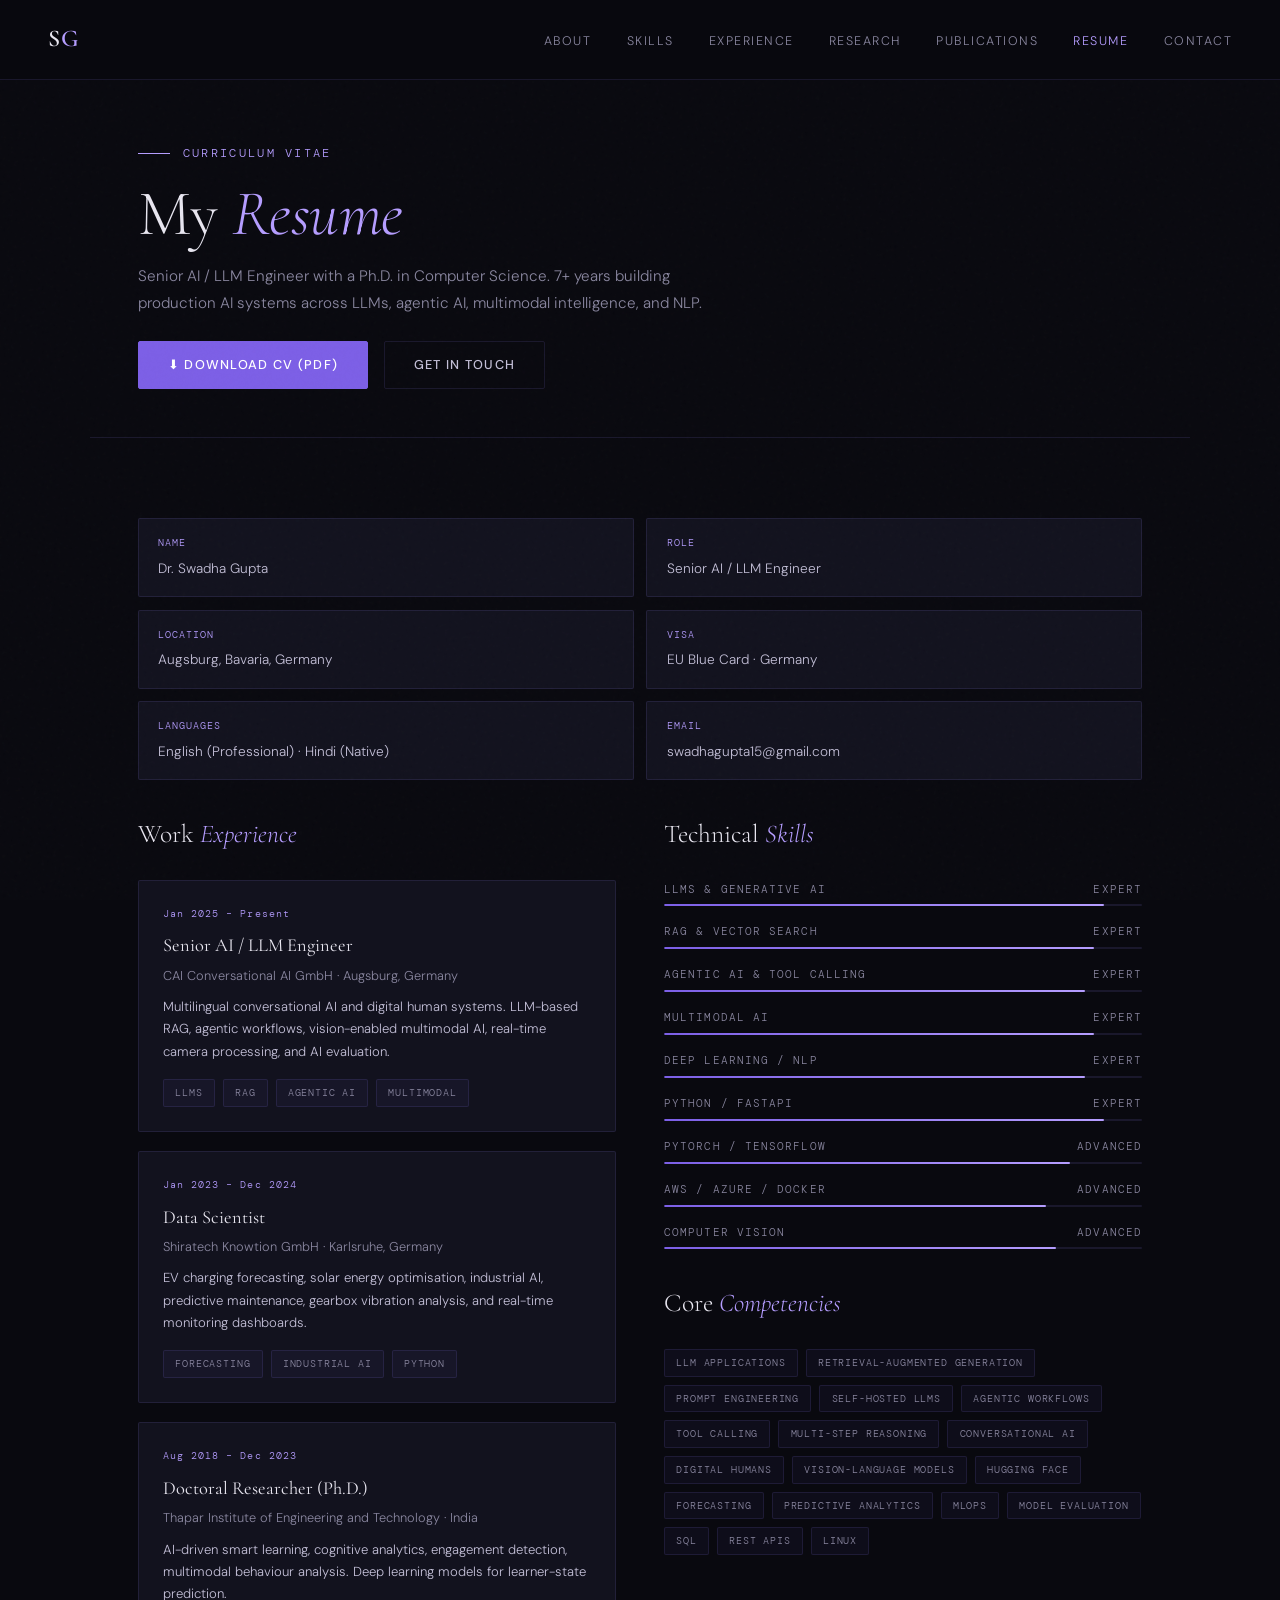
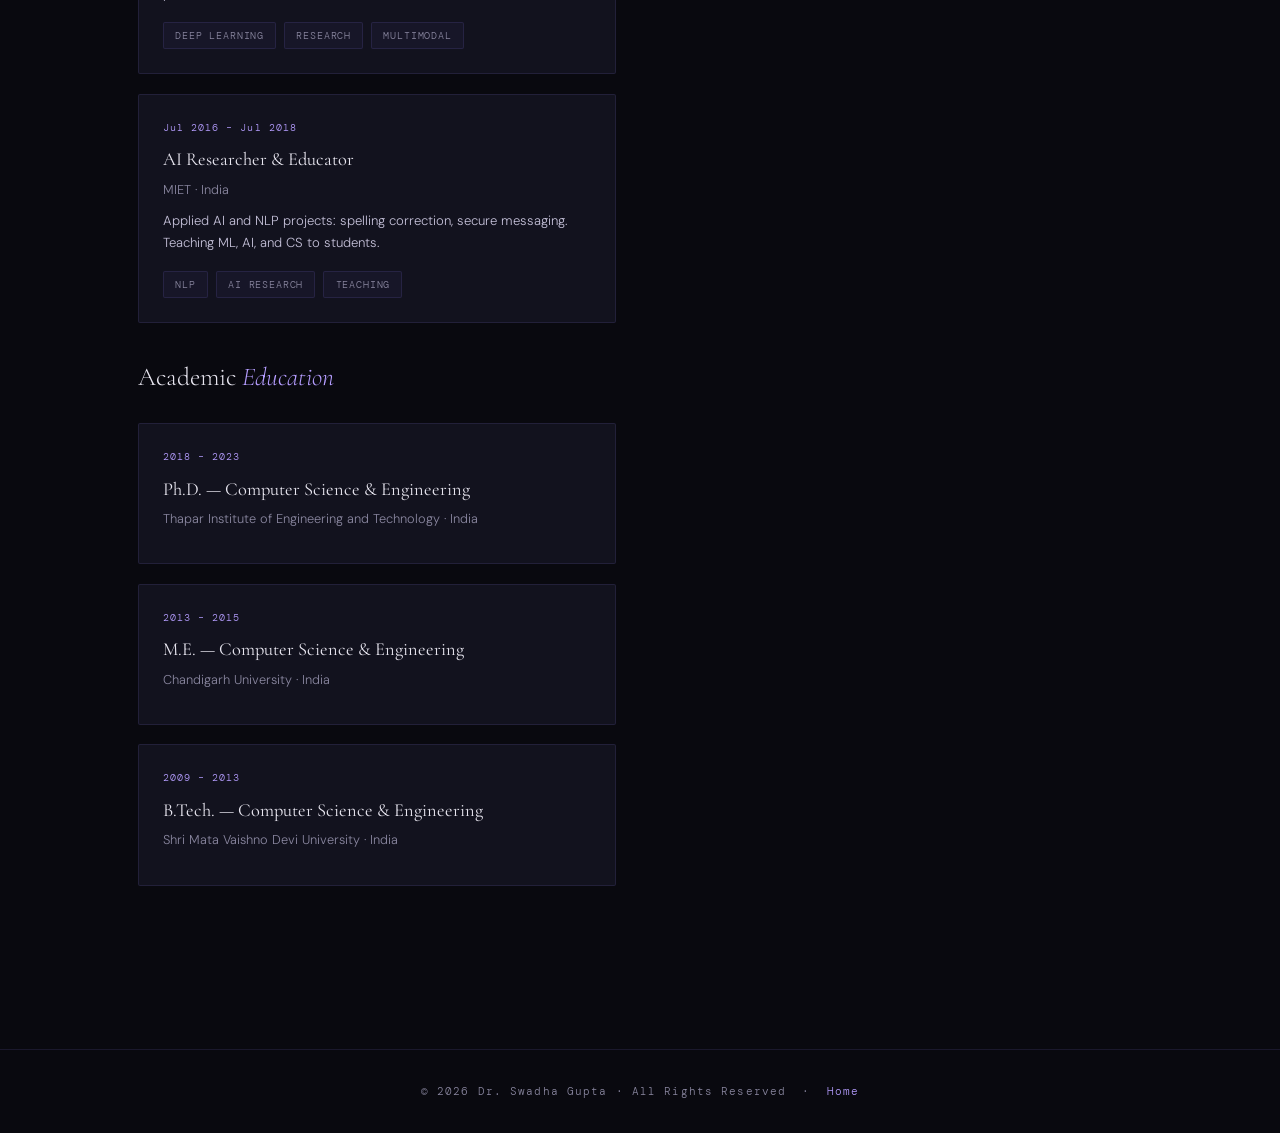
<file: resume.html>
<!DOCTYPE html>
<html lang="en">
<head>
<meta charset="UTF-8">
<meta name="viewport" content="width=device-width, initial-scale=1.0">
<title>Resume — Dr. Swadha Gupta</title>
<link rel="icon" href="favicon.svg" type="image/svg+xml">
<link rel="stylesheet" href="assets/css/style.css">
<style>
  .resume-actions {
    display: flex;
    gap: 1rem;
    margin-top: 1.5rem;
    flex-wrap: wrap;
  }

  .resume-grid {
    display: grid;
    grid-template-columns: 1fr 1fr;
    gap: 3rem;
  }

  .resume-col h3 {
    font-family: 'Cormorant Garamond', serif;
    font-size: 1.6rem;
    font-weight: 300;
    margin-bottom: 1.5rem;
  }

  .resume-col h3 em { font-style: italic; color: var(--accent); }

  .resume-block {
    padding: 1.5rem;
    border: 1px solid var(--border);
    background: var(--card);
    border-radius: 2px;
    margin-bottom: 1.2rem;
    transition: all 0.3s;
    position: relative;
  }

  .resume-block:hover {
    border-color: rgba(150,130,255,0.22);
    transform: translateX(4px);
  }

  .resume-block .rb-year {
    font-family: 'DM Mono', monospace;
    font-size: 0.65rem;
    color: var(--accent);
    letter-spacing: 0.1em;
    margin-bottom: 0.5rem;
  }

  .resume-block h4 {
    font-family: 'Cormorant Garamond', serif;
    font-size: 1.15rem;
    font-weight: 400;
    margin-bottom: 0.2rem;
  }

  .resume-block .rb-org {
    font-size: 0.8rem;
    color: var(--muted);
    margin-bottom: 0.6rem;
  }

  .resume-block p {
    font-size: 0.82rem;
    color: var(--soft);
    line-height: 1.7;
  }

  .skills-list {
    display: flex;
    flex-direction: column;
    gap: 1rem;
  }

  .skill-row {
    display: flex;
    flex-direction: column;
    gap: 0.4rem;
  }

  .skill-row label {
    font-family: 'DM Mono', monospace;
    font-size: 0.68rem;
    color: var(--muted);
    letter-spacing: 0.1em;
    text-transform: uppercase;
    display: flex;
    justify-content: space-between;
  }

  .skill-bar {
    height: 2px;
    background: var(--border);
    border-radius: 1px;
    overflow: hidden;
  }

  .skill-fill {
    height: 100%;
    background: linear-gradient(90deg, var(--accent2), var(--accent));
    border-radius: 1px;
    transition: width 1s ease;
    width: 0%;
  }

  .info-grid {
    display: grid;
    grid-template-columns: 1fr 1fr;
    gap: 0.8rem;
    margin-bottom: 2rem;
  }

  .info-item {
    padding: 1rem 1.2rem;
    border: 1px solid var(--border);
    background: var(--card);
    border-radius: 2px;
  }

  .info-item .ik {
    font-family: 'DM Mono', monospace;
    font-size: 0.62rem;
    color: var(--accent);
    letter-spacing: 0.1em;
    text-transform: uppercase;
    margin-bottom: 0.3rem;
  }

  .info-item .iv {
    font-size: 0.85rem;
    color: var(--soft);
  }

  @media (max-width: 800px) {
    .resume-grid { grid-template-columns: 1fr; }
    .info-grid { grid-template-columns: 1fr; }
  }
</style>
</head>
<body>

<div class="scroll-line" id="scrollLine"></div>

<nav>
  <a href="index.html" class="nav-logo">S<span>G</span></a>
  <ul class="nav-links">
    <li><a href="index.html#about">About</a></li>
    <li><a href="index.html#skills">Skills</a></li>
    <li><a href="index.html#experience">Experience</a></li>
    <li><a href="research.html">Research</a></li>
    <li><a href="publications.html">Publications</a></li>
    <li><a href="resume.html" class="active">Resume</a></li>
    <li><a href="contact.html">Contact</a></li>
  </ul>
</nav>

<div class="page-hero">
  <div class="page-tag">Curriculum Vitae</div>
  <h1>My <em>Resume</em></h1>
  <p>Senior AI / LLM Engineer with a Ph.D. in Computer Science. 7+ years building production AI systems across LLMs, agentic AI, multimodal intelligence, and NLP.</p>
  <div class="resume-actions">
    <a href="assets/files/Swadha_CV_2026.pdf" download class="btn btn-primary">⬇ Download CV (PDF)</a>
    <a href="contact.html" class="btn btn-outline">Get in Touch</a>
  </div>
</div>

<section>
  <div class="info-grid">
    <div class="info-item"><div class="ik">Name</div><div class="iv">Dr. Swadha Gupta</div></div>
    <div class="info-item"><div class="ik">Role</div><div class="iv">Senior AI / LLM Engineer</div></div>
    <div class="info-item"><div class="ik">Location</div><div class="iv">Augsburg, Bavaria, Germany</div></div>
    <div class="info-item"><div class="ik">Visa</div><div class="iv">EU Blue Card · Germany</div></div>
    <div class="info-item"><div class="ik">Languages</div><div class="iv">English (Professional) · Hindi (Native)</div></div>
    <div class="info-item"><div class="ik">Email</div><div class="iv">swadhagupta15@gmail.com</div></div>
  </div>

  <div class="resume-grid">
    <!-- LEFT COLUMN -->
    <div class="resume-col">
      <h3>Work <em>Experience</em></h3>

      <div class="resume-block">
        <div class="rb-year">Jan 2025 – Present</div>
        <h4>Senior AI / LLM Engineer</h4>
        <div class="rb-org">CAI Conversational AI GmbH · Augsburg, Germany</div>
        <p>Multilingual conversational AI and digital human systems. LLM-based RAG, agentic workflows, vision-enabled multimodal AI, real-time camera processing, and AI evaluation.</p>
        <div class="tags"><span class="tag">LLMs</span><span class="tag">RAG</span><span class="tag">Agentic AI</span><span class="tag">Multimodal</span></div>
      </div>

      <div class="resume-block">
        <div class="rb-year">Jan 2023 – Dec 2024</div>
        <h4>Data Scientist</h4>
        <div class="rb-org">Shiratech Knowtion GmbH · Karlsruhe, Germany</div>
        <p>EV charging forecasting, solar energy optimisation, industrial AI, predictive maintenance, gearbox vibration analysis, and real-time monitoring dashboards.</p>
        <div class="tags"><span class="tag">Forecasting</span><span class="tag">Industrial AI</span><span class="tag">Python</span></div>
      </div>

      <div class="resume-block">
        <div class="rb-year">Aug 2018 – Dec 2023</div>
        <h4>Doctoral Researcher (Ph.D.)</h4>
        <div class="rb-org">Thapar Institute of Engineering and Technology · India</div>
        <p>AI-driven smart learning, cognitive analytics, engagement detection, multimodal behaviour analysis. Deep learning models for learner-state prediction.</p>
        <div class="tags"><span class="tag">Deep Learning</span><span class="tag">Research</span><span class="tag">Multimodal</span></div>
      </div>

      <div class="resume-block">
        <div class="rb-year">Jul 2016 – Jul 2018</div>
        <h4>AI Researcher & Educator</h4>
        <div class="rb-org">MIET · India</div>
        <p>Applied AI and NLP projects: spelling correction, secure messaging. Teaching ML, AI, and CS to students.</p>
        <div class="tags"><span class="tag">NLP</span><span class="tag">AI Research</span><span class="tag">Teaching</span></div>
      </div>

      <h3 style="margin-top:2rem;">Academic <em>Education</em></h3>

      <div class="resume-block">
        <div class="rb-year">2018 – 2023</div>
        <h4>Ph.D. — Computer Science & Engineering</h4>
        <div class="rb-org">Thapar Institute of Engineering and Technology · India</div>
      </div>

      <div class="resume-block">
        <div class="rb-year">2013 – 2015</div>
        <h4>M.E. — Computer Science & Engineering</h4>
        <div class="rb-org">Chandigarh University · India</div>
      </div>

      <div class="resume-block">
        <div class="rb-year">2009 – 2013</div>
        <h4>B.Tech. — Computer Science & Engineering</h4>
        <div class="rb-org">Shri Mata Vaishno Devi University · India</div>
      </div>
    </div>

    <!-- RIGHT COLUMN -->
    <div class="resume-col">
      <h3>Technical <em>Skills</em></h3>

      <div class="skills-list" style="margin-bottom:2rem;">
        <div class="skill-row">
          <label>LLMs & Generative AI <span>Expert</span></label>
          <div class="skill-bar"><div class="skill-fill" style="width:92%"></div></div>
        </div>
        <div class="skill-row">
          <label>RAG & Vector Search <span>Expert</span></label>
          <div class="skill-bar"><div class="skill-fill" style="width:90%"></div></div>
        </div>
        <div class="skill-row">
          <label>Agentic AI & Tool Calling <span>Expert</span></label>
          <div class="skill-bar"><div class="skill-fill" style="width:88%"></div></div>
        </div>
        <div class="skill-row">
          <label>Multimodal AI <span>Expert</span></label>
          <div class="skill-bar"><div class="skill-fill" style="width:90%"></div></div>
        </div>
        <div class="skill-row">
          <label>Deep Learning / NLP <span>Expert</span></label>
          <div class="skill-bar"><div class="skill-fill" style="width:88%"></div></div>
        </div>
        <div class="skill-row">
          <label>Python / FastAPI <span>Expert</span></label>
          <div class="skill-bar"><div class="skill-fill" style="width:92%"></div></div>
        </div>
        <div class="skill-row">
          <label>PyTorch / TensorFlow <span>Advanced</span></label>
          <div class="skill-bar"><div class="skill-fill" style="width:85%"></div></div>
        </div>
        <div class="skill-row">
          <label>AWS / Azure / Docker <span>Advanced</span></label>
          <div class="skill-bar"><div class="skill-fill" style="width:80%"></div></div>
        </div>
        <div class="skill-row">
          <label>Computer Vision <span>Advanced</span></label>
          <div class="skill-bar"><div class="skill-fill" style="width:82%"></div></div>
        </div>
      </div>

      <h3>Core <em>Competencies</em></h3>
      <div style="margin-top:1rem;">
        <div class="tags" style="margin-top:0;">
          <span class="tag">LLM Applications</span>
          <span class="tag">Retrieval-Augmented Generation</span>
          <span class="tag">Prompt Engineering</span>
          <span class="tag">Self-Hosted LLMs</span>
          <span class="tag">Agentic Workflows</span>
          <span class="tag">Tool Calling</span>
          <span class="tag">Multi-Step Reasoning</span>
          <span class="tag">Conversational AI</span>
          <span class="tag">Digital Humans</span>
          <span class="tag">Vision-Language Models</span>
          <span class="tag">Hugging Face</span>
          <span class="tag">Forecasting</span>
          <span class="tag">Predictive Analytics</span>
          <span class="tag">MLOps</span>
          <span class="tag">Model Evaluation</span>
          <span class="tag">SQL</span>
          <span class="tag">REST APIs</span>
          <span class="tag">Linux</span>
        </div>
      </div>
    </div>
  </div>
</section>

<footer>
  © 2026 Dr. Swadha Gupta · All Rights Reserved &nbsp;·&nbsp;
  <a href="index.html">Home</a>
</footer>

<script src="assets/js/main.js"></script>
<script>
  // Animate skill bars on load
  window.addEventListener('load', () => {
    document.querySelectorAll('.skill-fill').forEach((bar, i) => {
      const w = bar.style.width;
      bar.style.width = '0%';
      setTimeout(() => { bar.style.width = w; }, 300 + i * 100);
    });
  });
</script>
</body>
</html>
</file>
<file: assets/css/style.css>
/* =============================================
   Dr. Swadha Gupta — Personal Website
   assets/css/style.css
   ============================================= */

@import url('https://fonts.googleapis.com/css2?family=Cormorant+Garamond:ital,wght@0,300;0,400;0,600;1,300;1,400&family=DM+Mono:wght@300;400&family=DM+Sans:wght@300;400;500&display=swap');

:root {
  --bg: #09090f;
  --bg2: #0f0f1a;
  --bg3: #141424;
  --card: #12121e;
  --border: rgba(150,130,255,0.12);
  --accent: #b59dff;
  --accent2: #7c5fe6;
  --gold: #e8c97a;
  --text: #e8e6f0;
  --muted: #8a87a0;
  --soft: #c4c0d8;
  --glow: rgba(124, 95, 230, 0.18);
}

* { margin: 0; padding: 0; box-sizing: border-box; }
html { scroll-behavior: smooth; }

body {
  background: var(--bg);
  color: var(--text);
  font-family: 'DM Sans', sans-serif;
  font-weight: 300;
  overflow-x: hidden;
  line-height: 1.7;
}

body::before {
  content: '';
  position: fixed;
  inset: 0;
  background-image: url("data:image/svg+xml,%3Csvg viewBox='0 0 256 256' xmlns='http://www.w3.org/2000/svg'%3E%3Cfilter id='noise'%3E%3CfeTurbulence type='fractalNoise' baseFrequency='0.9' numOctaves='4' stitchTiles='stitch'/%3E%3C/filter%3E%3Crect width='100%25' height='100%25' filter='url(%23noise)' opacity='0.04'/%3E%3C/svg%3E");
  pointer-events: none;
  z-index: 0;
  opacity: 0.5;
}

/* SCROLL BAR */
.scroll-line {
  position: fixed;
  top: 0; left: 0;
  height: 2px;
  background: linear-gradient(90deg, var(--accent2), var(--accent));
  z-index: 200;
  transition: width 0.1s;
  width: 0%;
}

/* ---- NAV ---- */
nav {
  position: fixed;
  top: 0; left: 0; right: 0;
  z-index: 100;
  padding: 1.2rem 3rem;
  display: flex;
  align-items: center;
  justify-content: space-between;
  background: rgba(9,9,15,0.85);
  backdrop-filter: blur(18px);
  border-bottom: 1px solid var(--border);
}

.nav-logo {
  font-family: 'Cormorant Garamond', serif;
  font-size: 1.5rem;
  font-weight: 600;
  letter-spacing: 0.05em;
  color: var(--text);
  text-decoration: none;
}

.nav-logo span { color: var(--accent); }

.nav-links {
  display: flex;
  gap: 2.2rem;
  list-style: none;
}

.nav-links a {
  text-decoration: none;
  color: var(--muted);
  font-size: 0.78rem;
  letter-spacing: 0.12em;
  text-transform: uppercase;
  transition: color 0.2s;
}

.nav-links a:hover,
.nav-links a.active { color: var(--accent); }

/* ---- PAGE HERO ---- */
.page-hero {
  padding: 9rem 3rem 3rem;
  max-width: 1100px;
  margin: 0 auto;
  border-bottom: 1px solid var(--border);
}

.page-tag {
  font-family: 'DM Mono', monospace;
  font-size: 0.72rem;
  letter-spacing: 0.2em;
  color: var(--accent);
  text-transform: uppercase;
  margin-bottom: 1rem;
  display: flex;
  align-items: center;
  gap: 0.8rem;
}

.page-tag::before {
  content: '';
  width: 2rem;
  height: 1px;
  background: var(--accent);
}

.page-hero h1 {
  font-family: 'Cormorant Garamond', serif;
  font-size: clamp(2.5rem, 5vw, 4.5rem);
  font-weight: 300;
  line-height: 1.05;
  letter-spacing: -0.01em;
  margin-bottom: 1rem;
}

.page-hero h1 em {
  font-style: italic;
  color: var(--accent);
}

.page-hero p {
  font-size: 0.95rem;
  color: var(--muted);
  max-width: 600px;
  line-height: 1.8;
}

/* ---- SECTION ---- */
section {
  padding: 5rem 3rem;
  max-width: 1100px;
  margin: 0 auto;
}

section + section { border-top: 1px solid var(--border); }

.section-header {
  display: flex;
  align-items: baseline;
  gap: 1rem;
  margin-bottom: 3rem;
}

.section-num {
  font-family: 'DM Mono', monospace;
  font-size: 0.7rem;
  color: var(--accent);
  letter-spacing: 0.15em;
}

h2 {
  font-family: 'Cormorant Garamond', serif;
  font-size: clamp(2rem, 4vw, 3rem);
  font-weight: 300;
  line-height: 1.1;
  letter-spacing: -0.01em;
}

h2 em { font-style: italic; color: var(--accent); }

/* ---- CARDS ---- */
.card {
  padding: 1.8rem;
  border: 1px solid var(--border);
  border-radius: 2px;
  background: var(--card);
  transition: all 0.3s;
}

.card:hover {
  border-color: rgba(150,130,255,0.25);
  transform: translateY(-3px);
  box-shadow: 0 12px 40px rgba(124,95,230,0.12);
}

/* ---- TAGS ---- */
.tags {
  display: flex;
  flex-wrap: wrap;
  gap: 0.5rem;
  margin-top: 1rem;
}

.tag {
  font-family: 'DM Mono', monospace;
  font-size: 0.65rem;
  letter-spacing: 0.08em;
  padding: 0.25rem 0.7rem;
  border: 1px solid var(--border);
  border-radius: 2px;
  color: var(--muted);
  text-transform: uppercase;
  background: rgba(124,95,230,0.05);
}

/* ---- BUTTONS ---- */
.btn {
  padding: 0.75rem 1.8rem;
  font-size: 0.8rem;
  letter-spacing: 0.1em;
  text-transform: uppercase;
  text-decoration: none;
  border-radius: 2px;
  transition: all 0.25s;
  display: inline-block;
  font-family: 'DM Sans', sans-serif;
  font-weight: 500;
  cursor: pointer;
  border: none;
}

.btn-primary {
  background: var(--accent2);
  color: #fff;
  border: 1px solid var(--accent2);
}

.btn-primary:hover {
  background: var(--accent);
  border-color: var(--accent);
  transform: translateY(-2px);
  box-shadow: 0 8px 30px rgba(124,95,230,0.35);
}

.btn-outline {
  background: transparent;
  color: var(--soft);
  border: 1px solid var(--border);
}

.btn-outline:hover {
  border-color: var(--accent);
  color: var(--accent);
  transform: translateY(-2px);
}

/* ---- FOOTER ---- */
footer {
  text-align: center;
  padding: 2rem;
  border-top: 1px solid var(--border);
  font-family: 'DM Mono', monospace;
  font-size: 0.7rem;
  color: var(--muted);
  letter-spacing: 0.1em;
  margin-top: 4rem;
}

footer a { color: var(--accent); text-decoration: none; }

/* ---- ANIMATIONS ---- */
@keyframes fadeUp {
  from { opacity: 0; transform: translateY(30px); }
  to { opacity: 1; transform: translateY(0); }
}

.fade-up {
  opacity: 0;
  animation: fadeUp 0.6s ease forwards;
}

/* ---- RESPONSIVE ---- */
@media (max-width: 900px) {
  nav { padding: 1rem 1.5rem; }
  .nav-links { display: none; }
  section { padding: 3rem 1.5rem; }
  .page-hero { padding: 7rem 1.5rem 2rem; }
}
</file>
